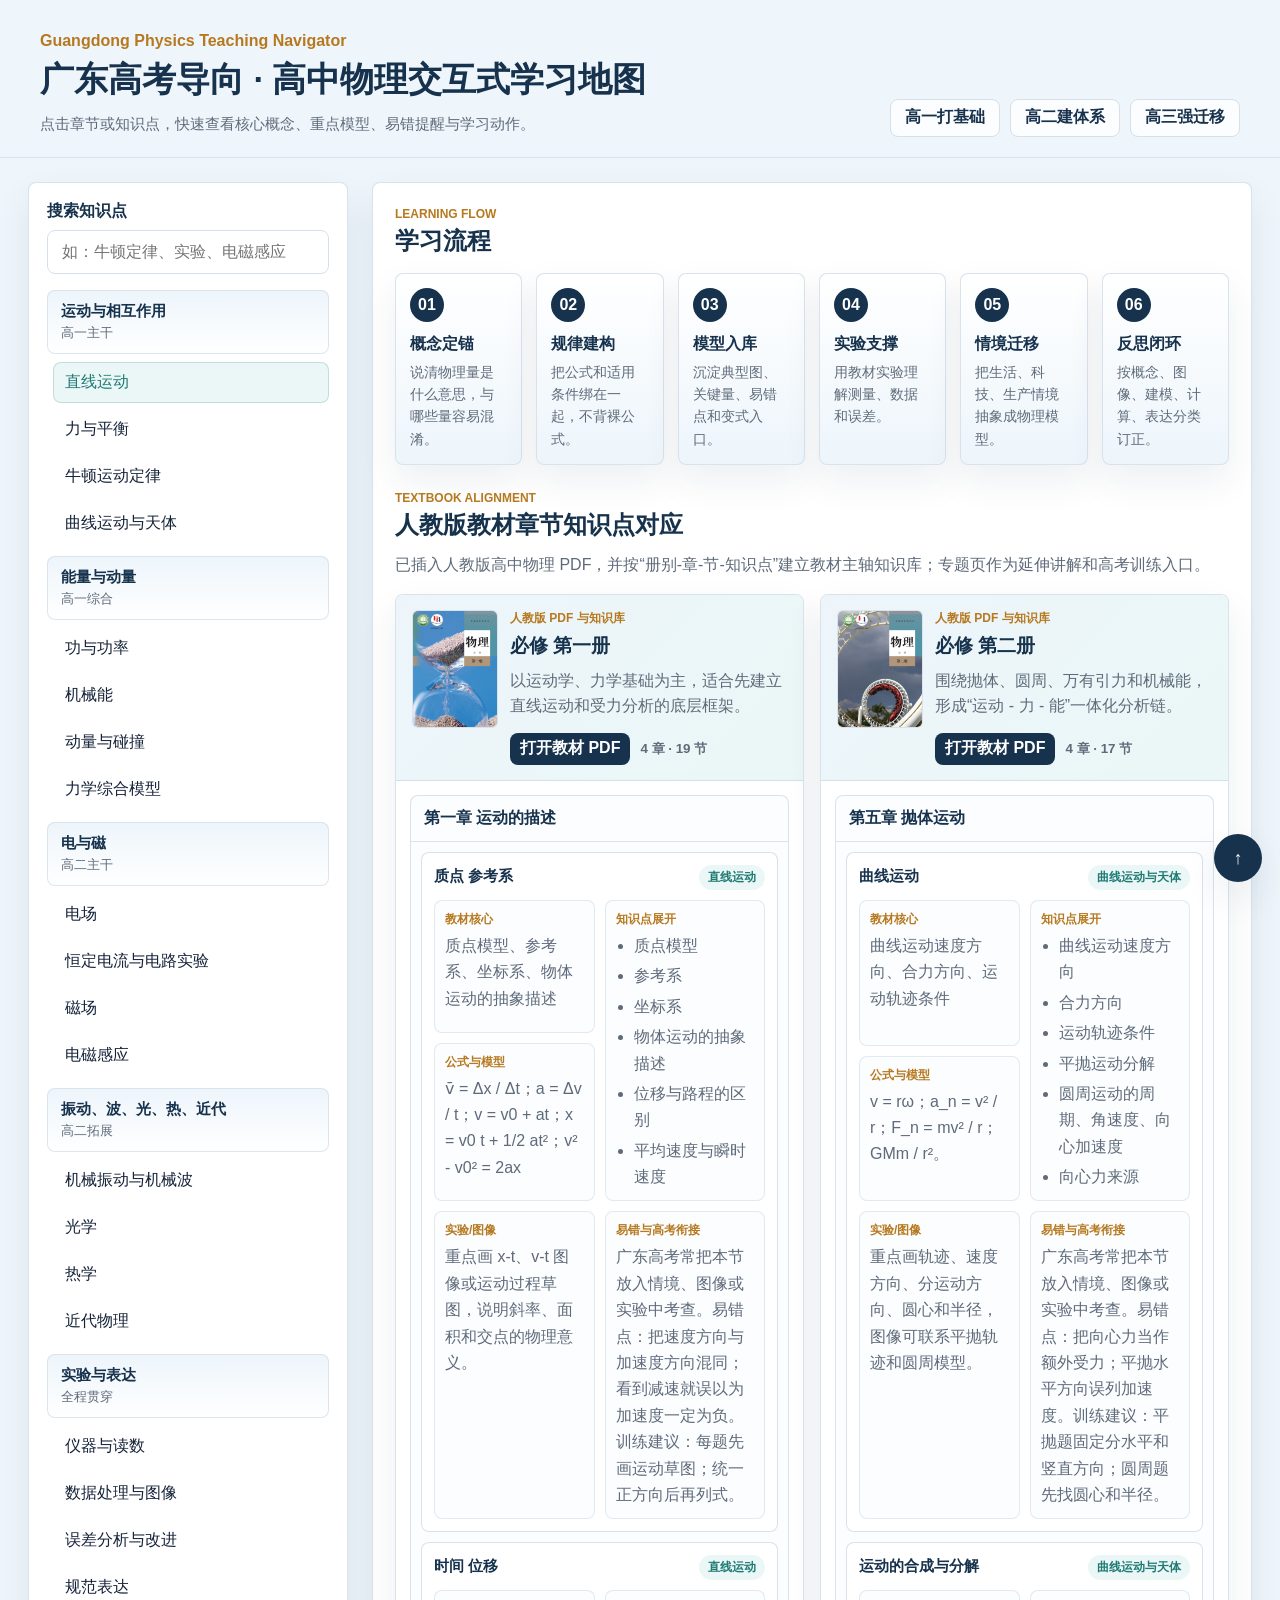
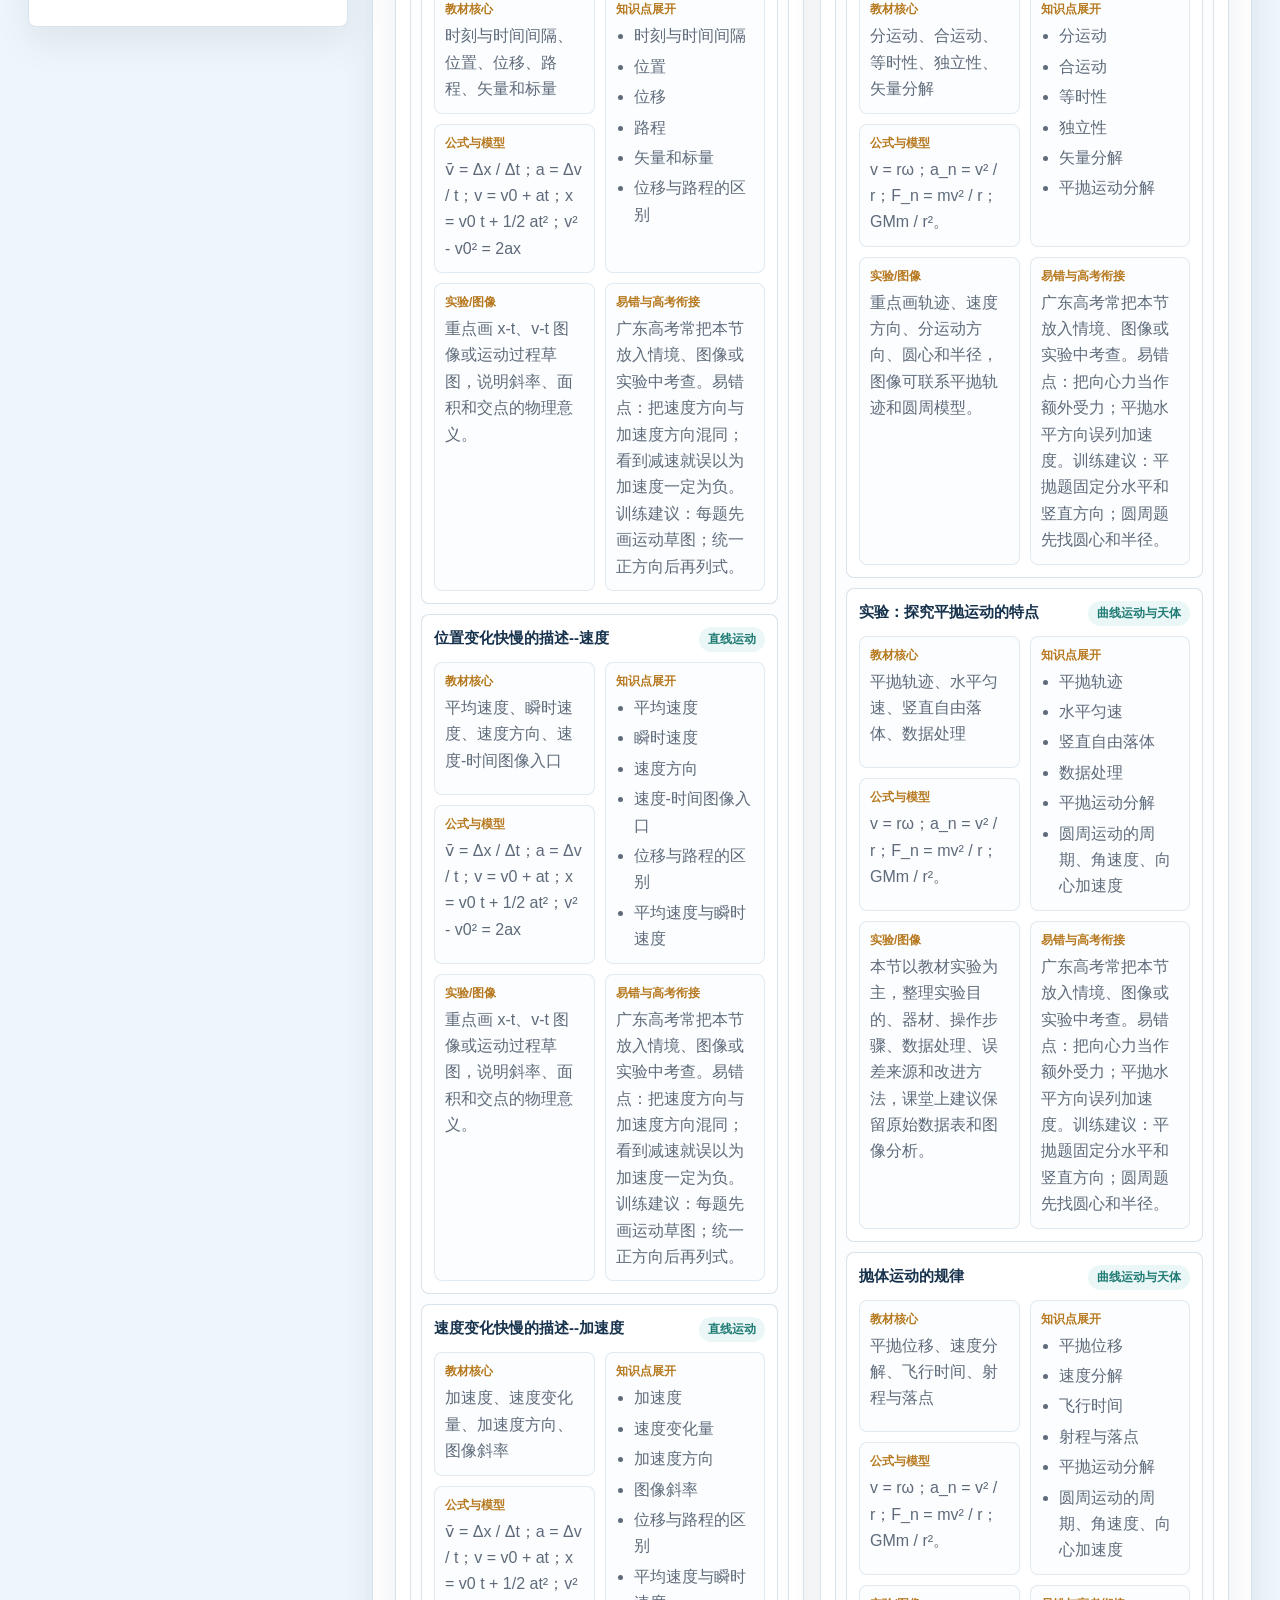
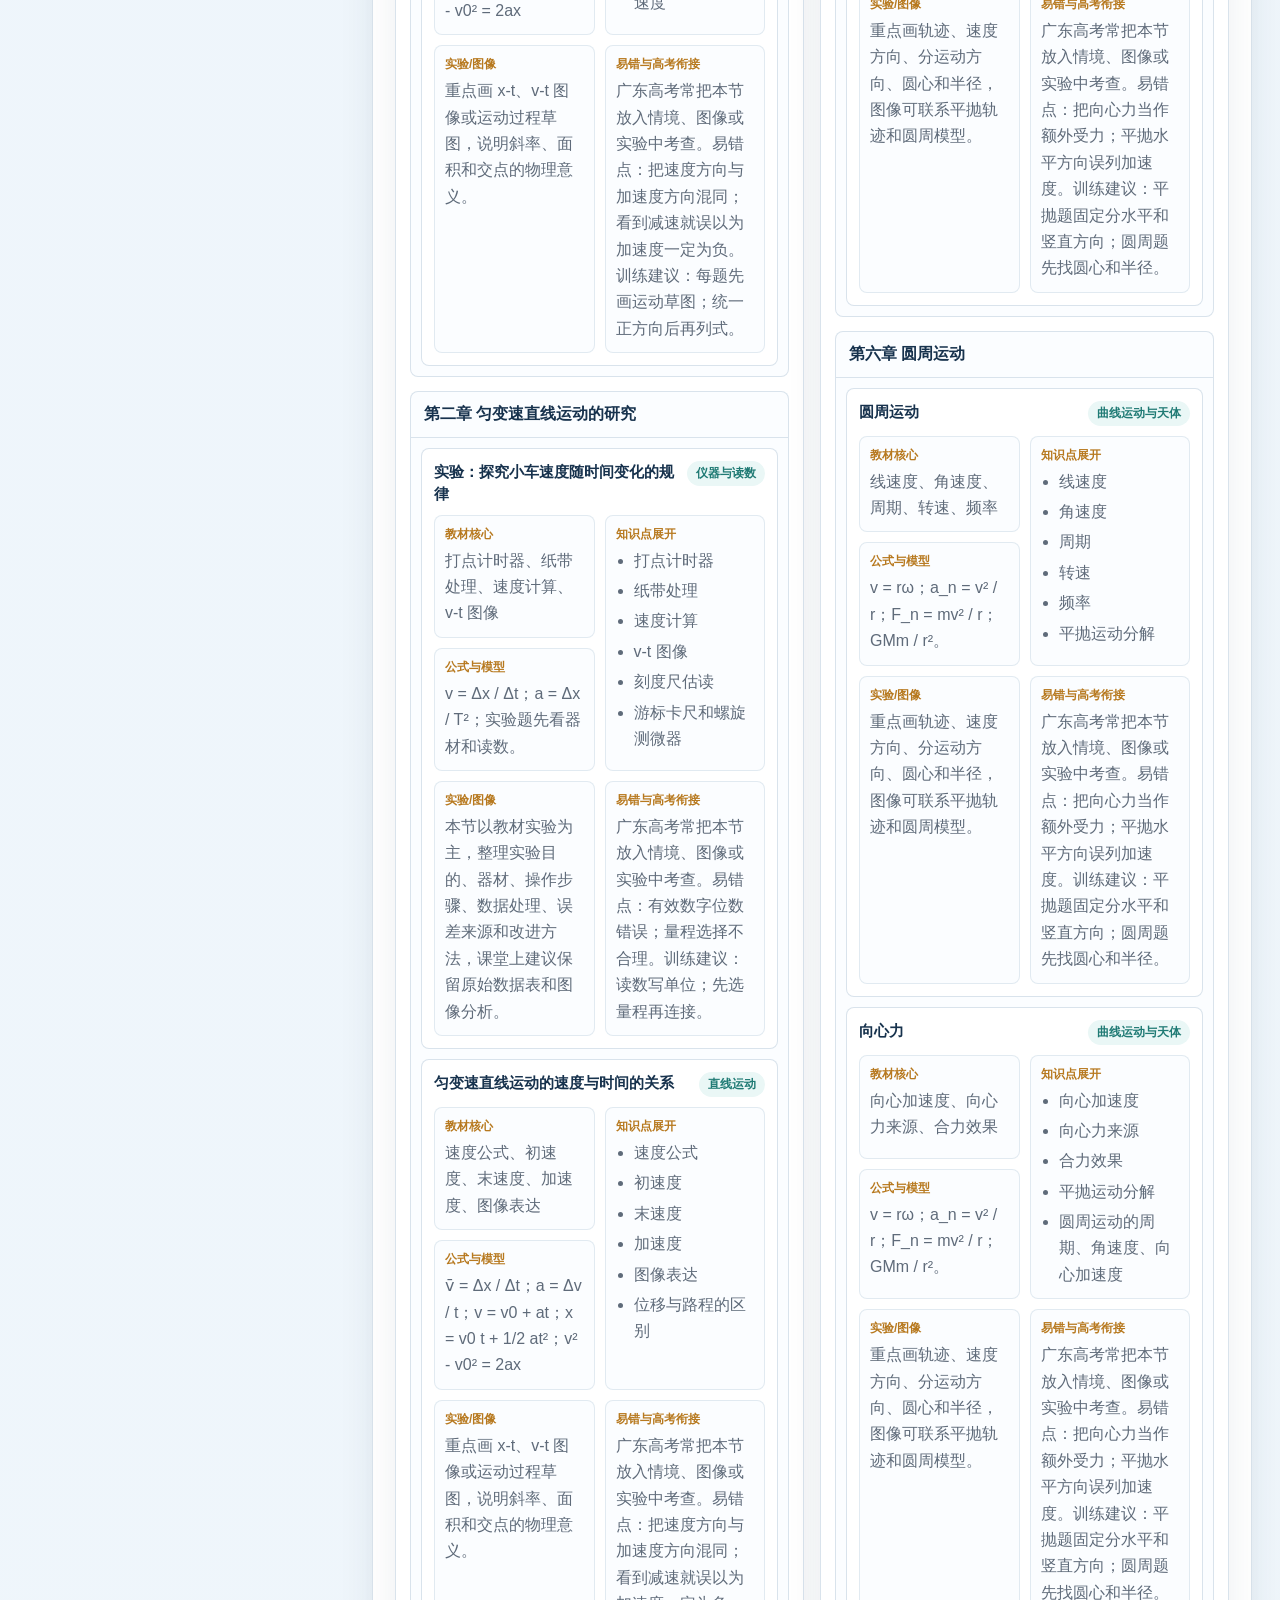
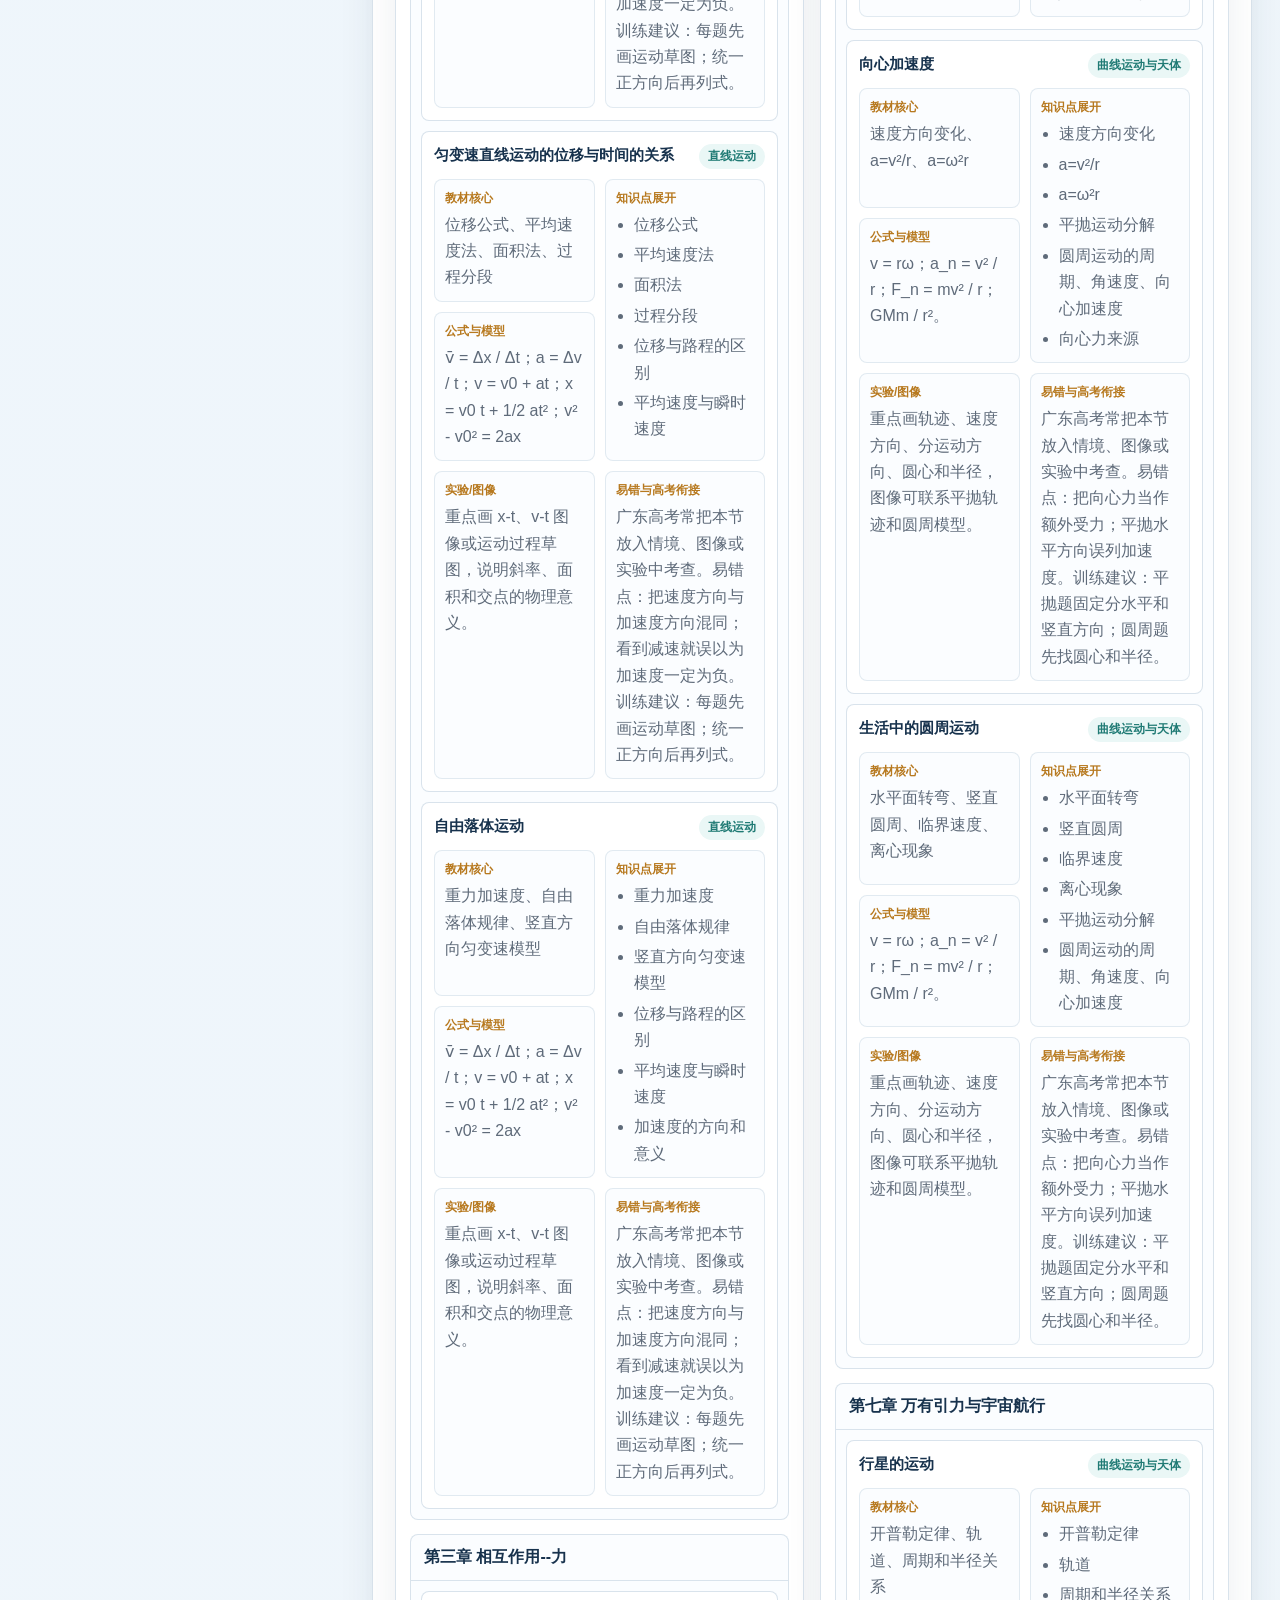
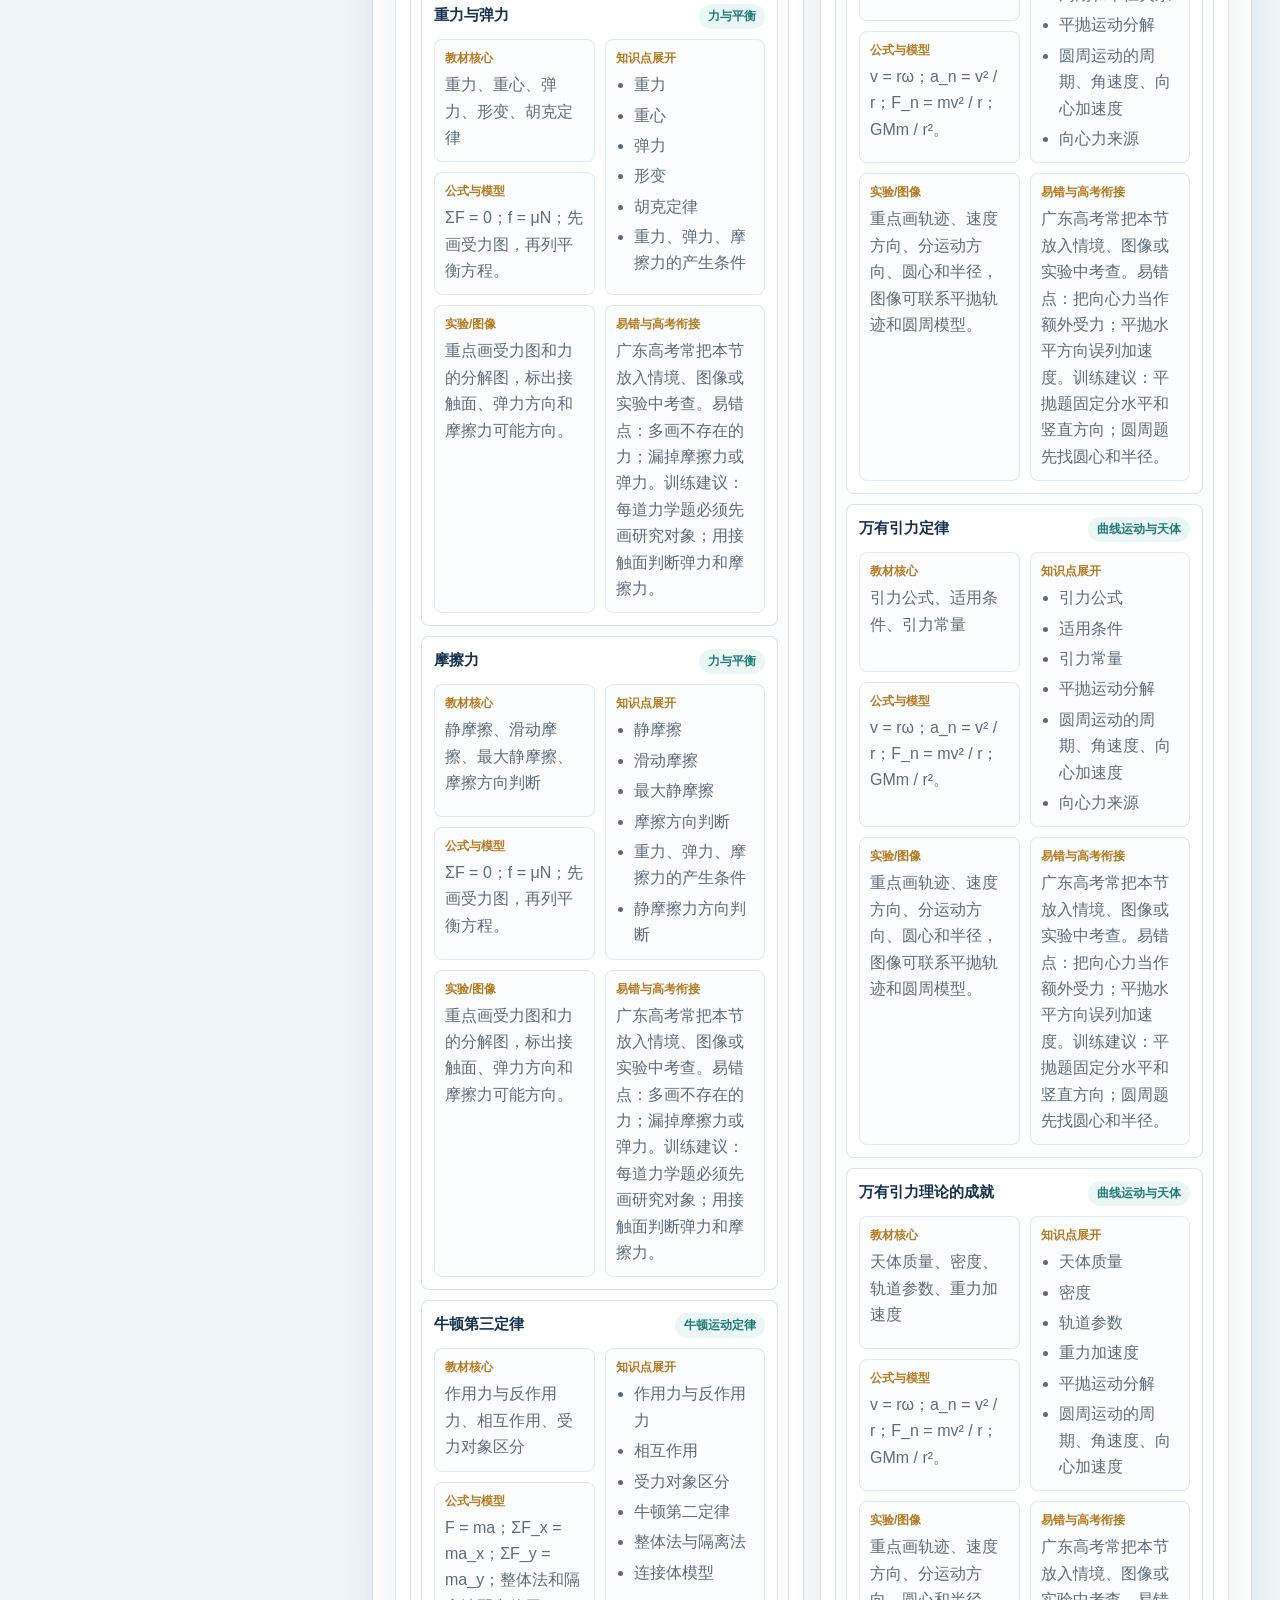
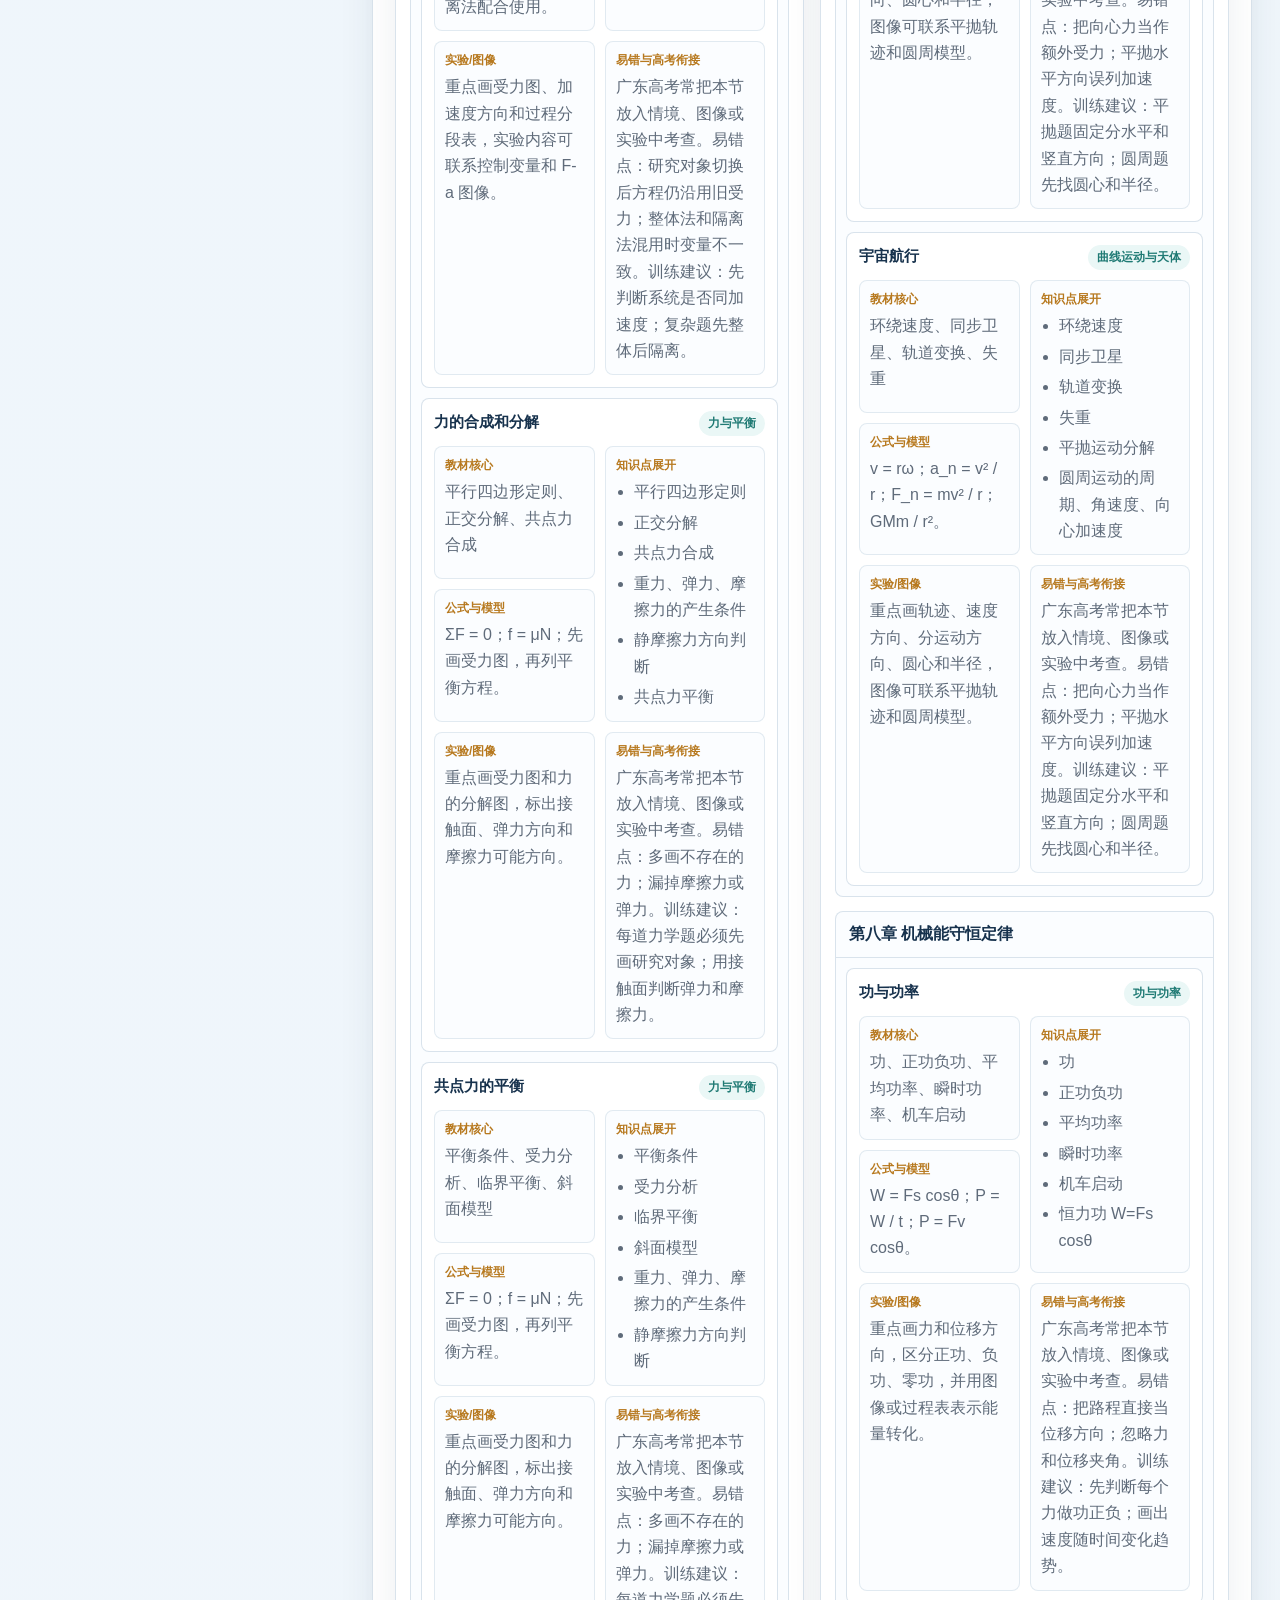
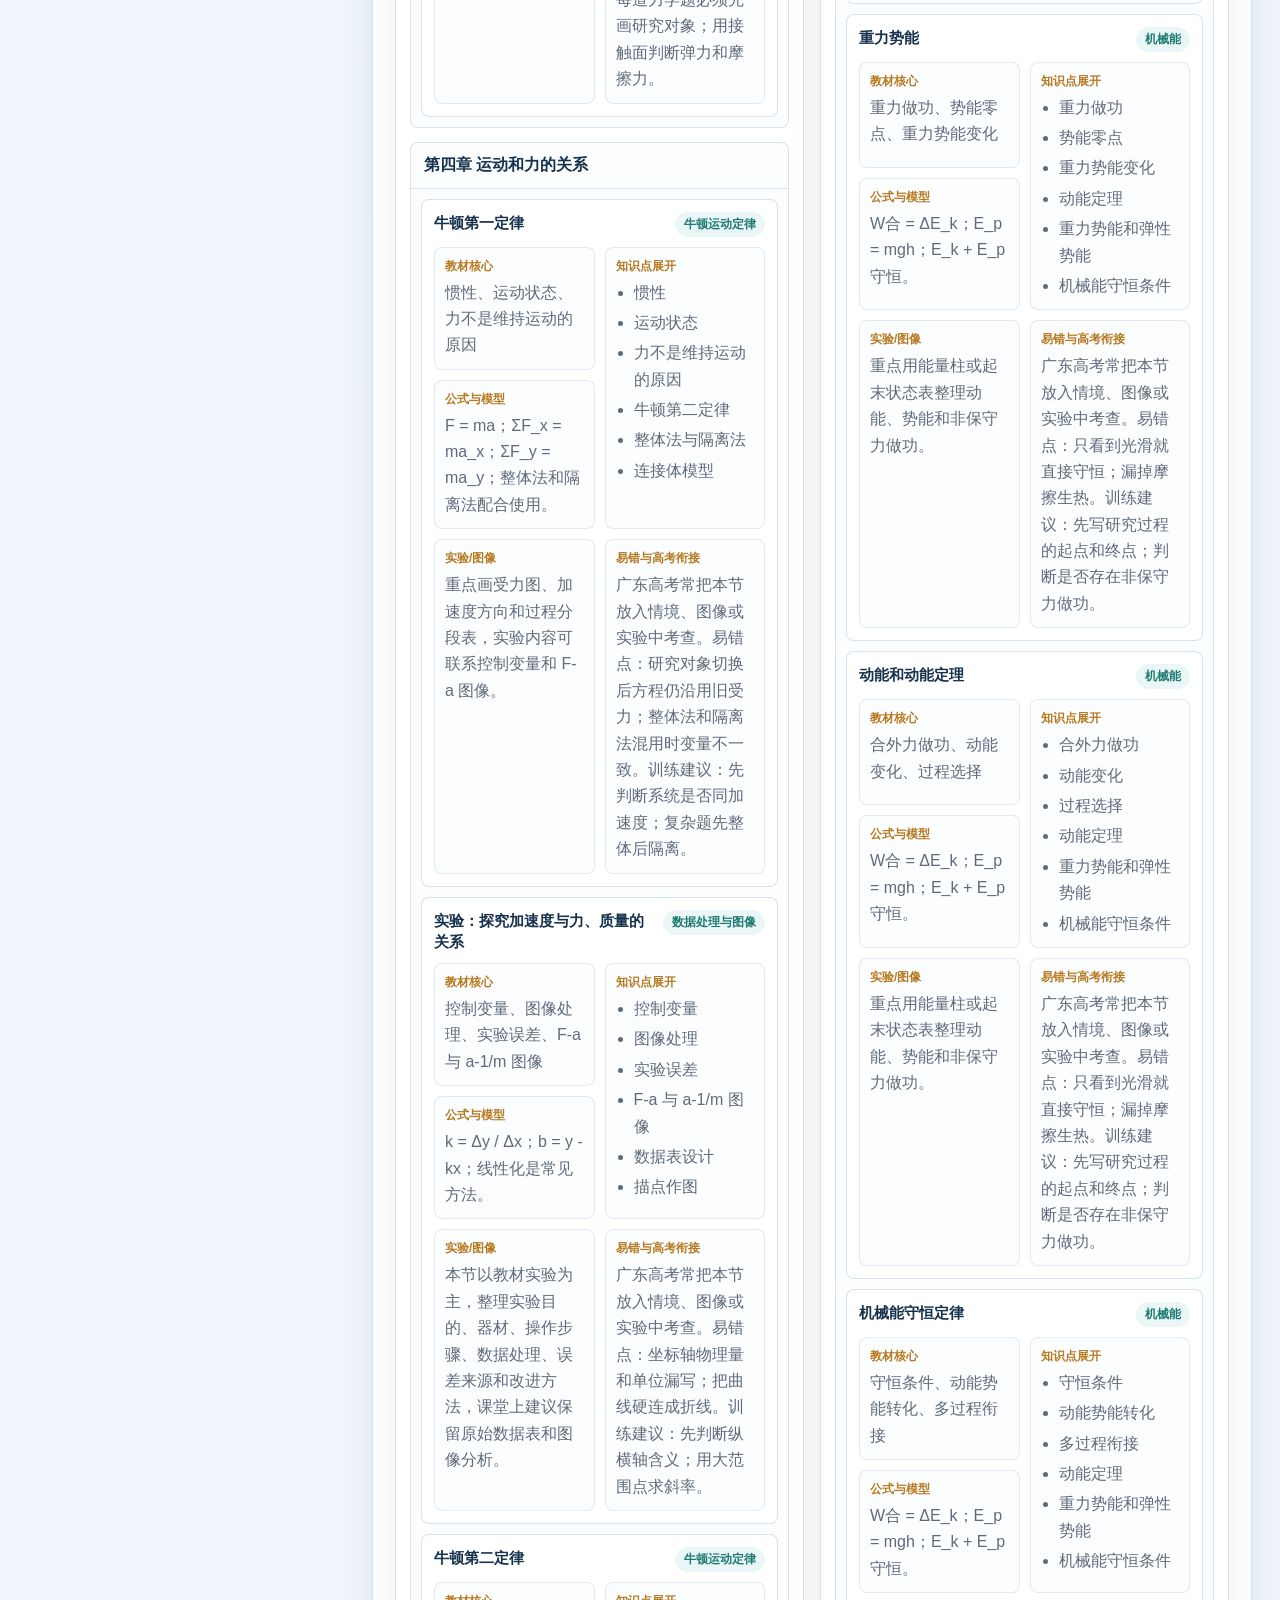
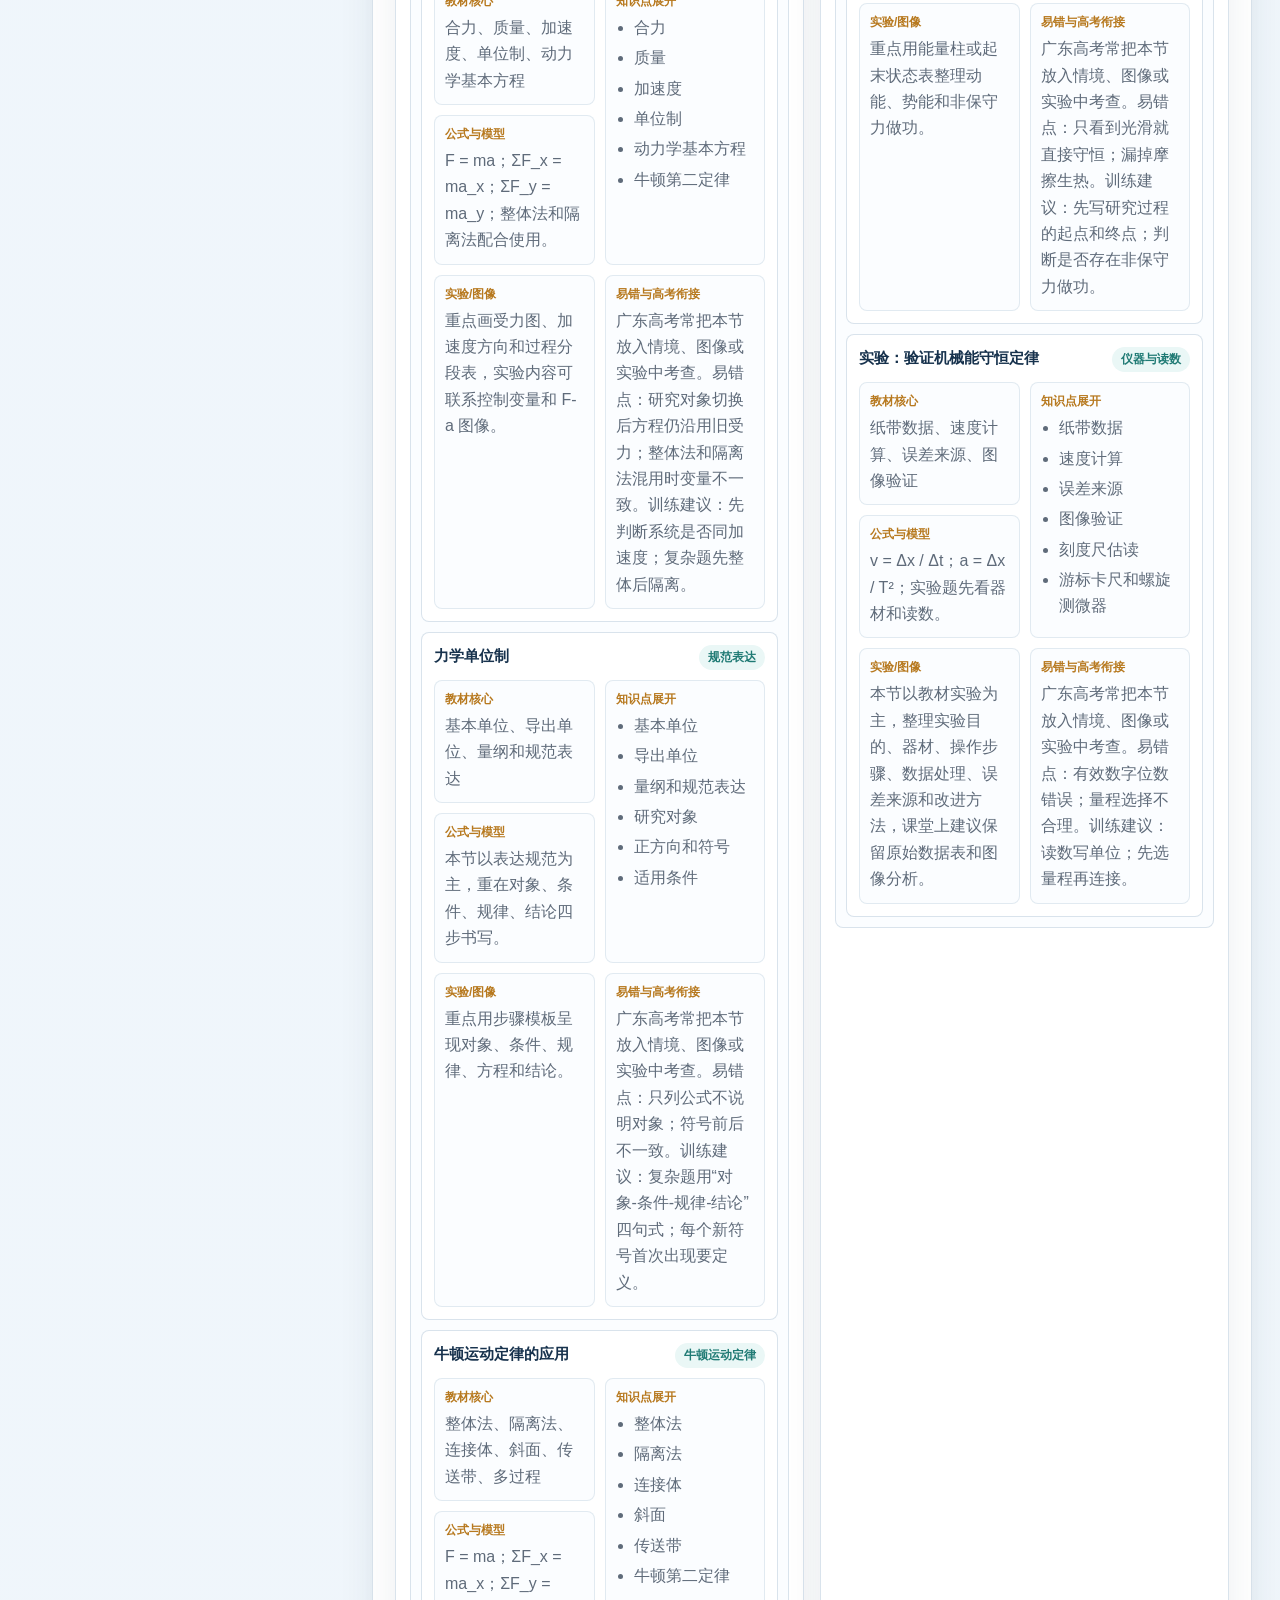
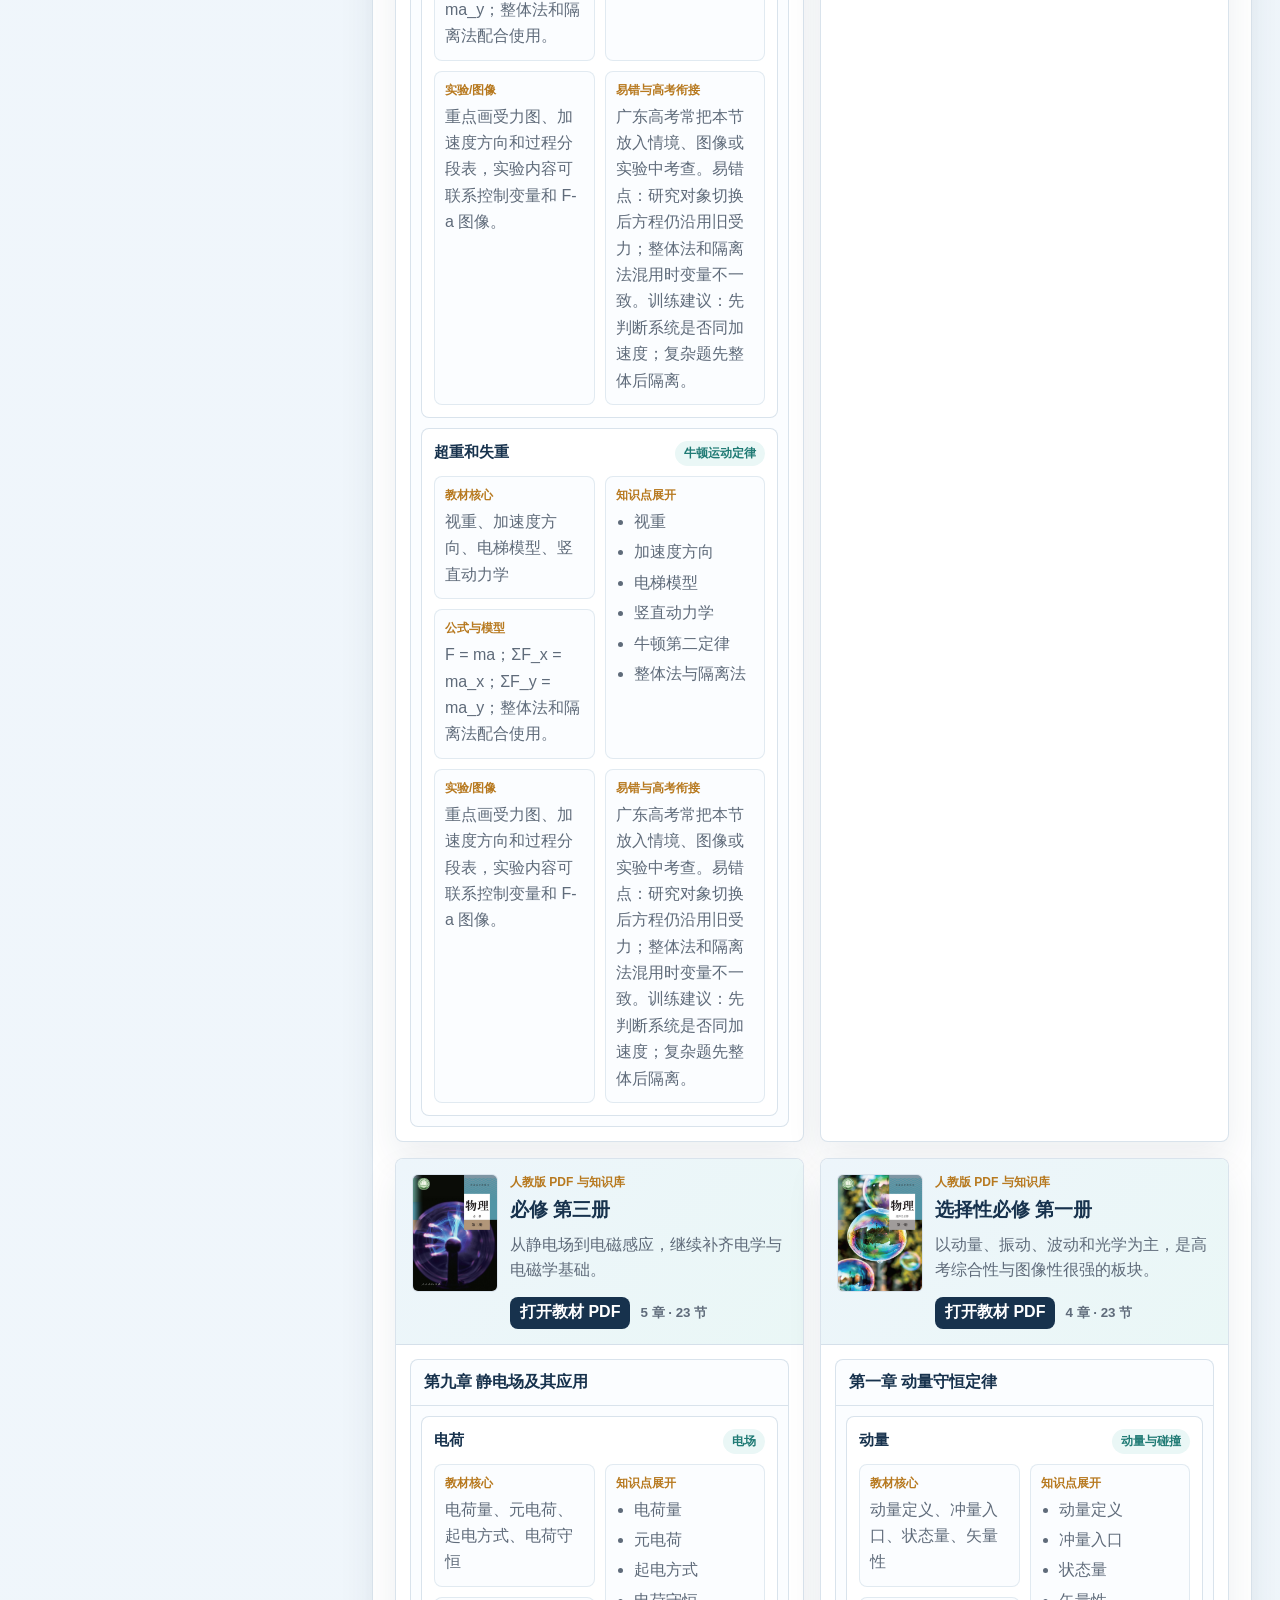
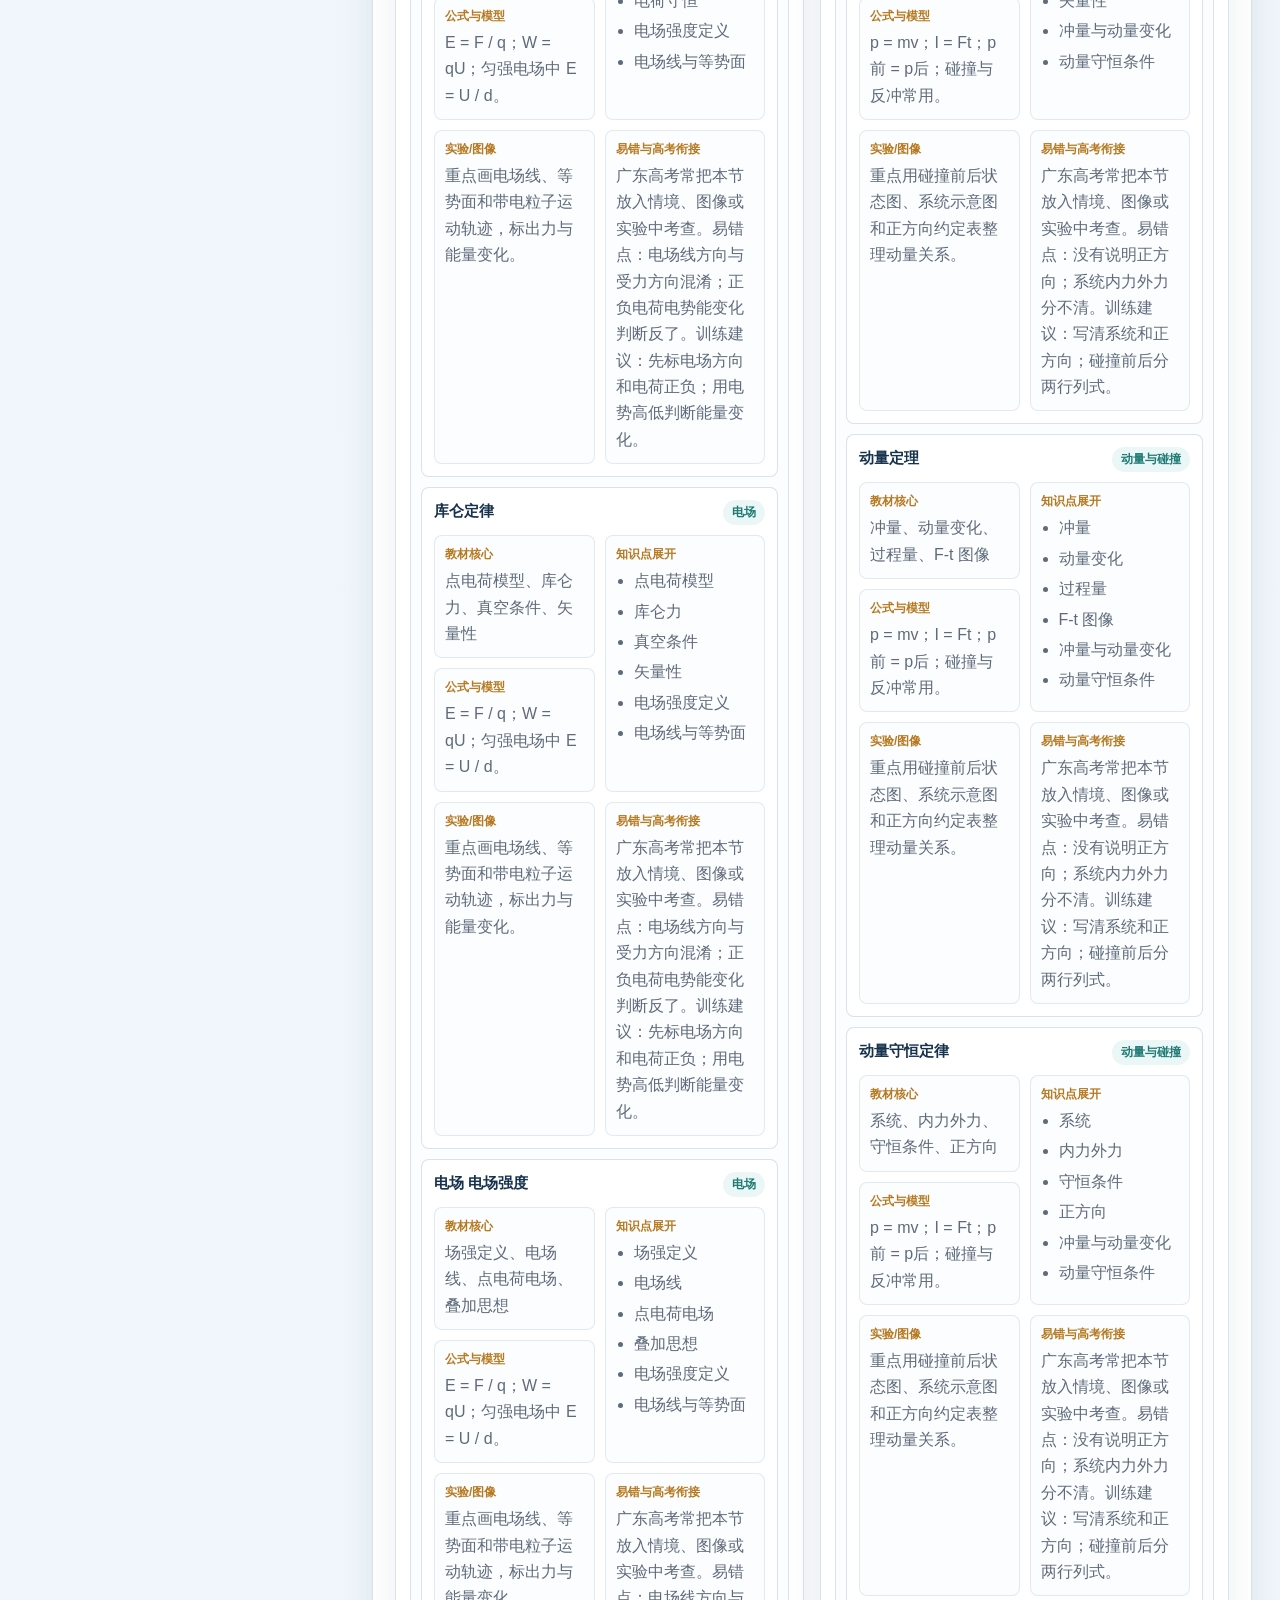
<file: index.html>
<!doctype html>
<html lang="zh-CN">
  <head>
    <meta charset="utf-8" />
    <meta name="viewport" content="width=device-width, initial-scale=1" />
    <title>广东高考导向 · 高中物理交互式学习地图</title>
    <link rel="stylesheet" href="./styles.css" />
  </head>
  <body>
    <header class="app-header">
      <div class="header-copy">
        <p class="eyebrow">Guangdong Physics Teaching Navigator</p>
        <h1>广东高考导向 · 高中物理交互式学习地图</h1>
        <p class="subtitle">点击章节或知识点，快速查看核心概念、重点模型、易错提醒与学习动作。</p>
      </div>
      <div class="header-panel" aria-label="学习阶段概览">
        <span>高一打基础</span>
        <span>高二建体系</span>
        <span>高三强迁移</span>
      </div>
    </header>

    <main class="app-shell">
      <aside class="sidebar" aria-label="章节导航">
        <div class="search-wrap">
          <label for="searchInput">搜索知识点</label>
          <input id="searchInput" type="search" placeholder="如：牛顿定律、实验、电磁感应" />
        </div>
        <nav id="chapterNav" class="chapter-nav"></nav>
      </aside>

      <section class="content">
        <section class="learning-path" aria-label="学习流程">
          <div class="section-heading">
            <p>Learning Flow</p>
            <h2>学习流程</h2>
          </div>
          <div id="flowTrack" class="flow-track"></div>
        </section>

        <section class="textbook-alignment" aria-label="人教版教材章节知识点对应">
          <div class="section-heading">
            <p>Textbook Alignment</p>
          <h2>人教版教材章节知识点对应</h2>
          </div>
          <p class="alignment-note">
            已插入人教版高中物理 PDF，并按“册别-章-节-知识点”建立教材主轴知识库；专题页作为延伸讲解和高考训练入口。
          </p>
          <div id="textbookMatrix" class="textbook-matrix"></div>
        </section>

        <section class="map-layout">
          <div class="knowledge-column">
            <div class="section-heading">
              <p>Knowledge Map</p>
              <h2>章节知识地图</h2>
            </div>
            <div id="knowledgeGrid" class="knowledge-grid"></div>
          </div>

          <aside class="detail-panel" aria-live="polite">
            <div class="detail-kicker" id="detailChapter">章节</div>
            <h2 id="detailTitle">请选择一个知识点</h2>
            <p id="detailSummary">从左侧章节或中间知识卡片点击任意知识点，这里会展开对应的核心、重点、易错点和训练动作。</p>

            <div class="detail-block">
              <h3>核心</h3>
              <p id="detailCore">等待选择。</p>
            </div>
            <div class="detail-block">
              <h3>重点知识点</h3>
              <ul id="detailKeyPoints"></ul>
            </div>
            <div class="detail-block">
              <h3>易错提醒</h3>
              <ul id="detailWarnings"></ul>
            </div>
            <div class="detail-block">
              <h3>学习动作</h3>
              <ul id="detailActions"></ul>
            </div>
          </aside>
        </section>
      </section>
    </main>

    <button id="backTop" class="back-top" type="button" aria-label="回到顶部">↑</button>

    <script src="./app.js"></script>
  </body>
</html>
</file>
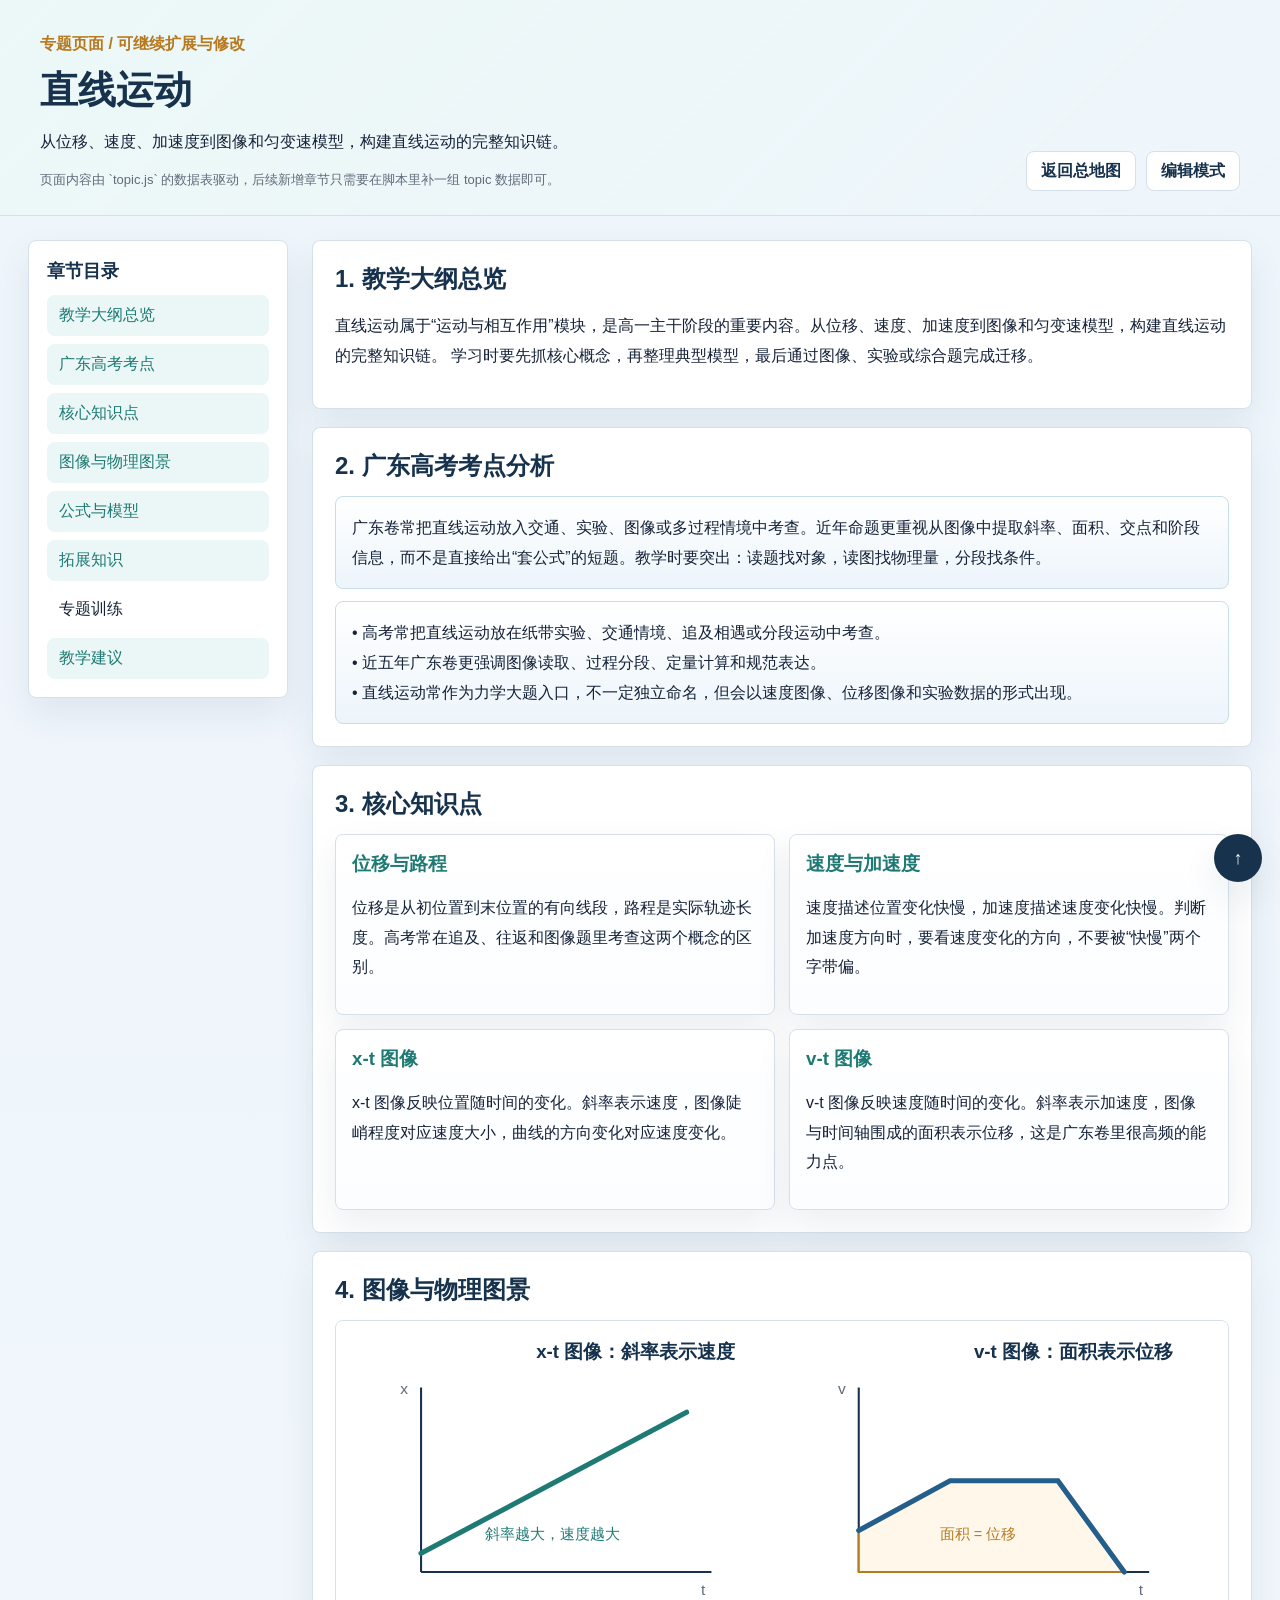
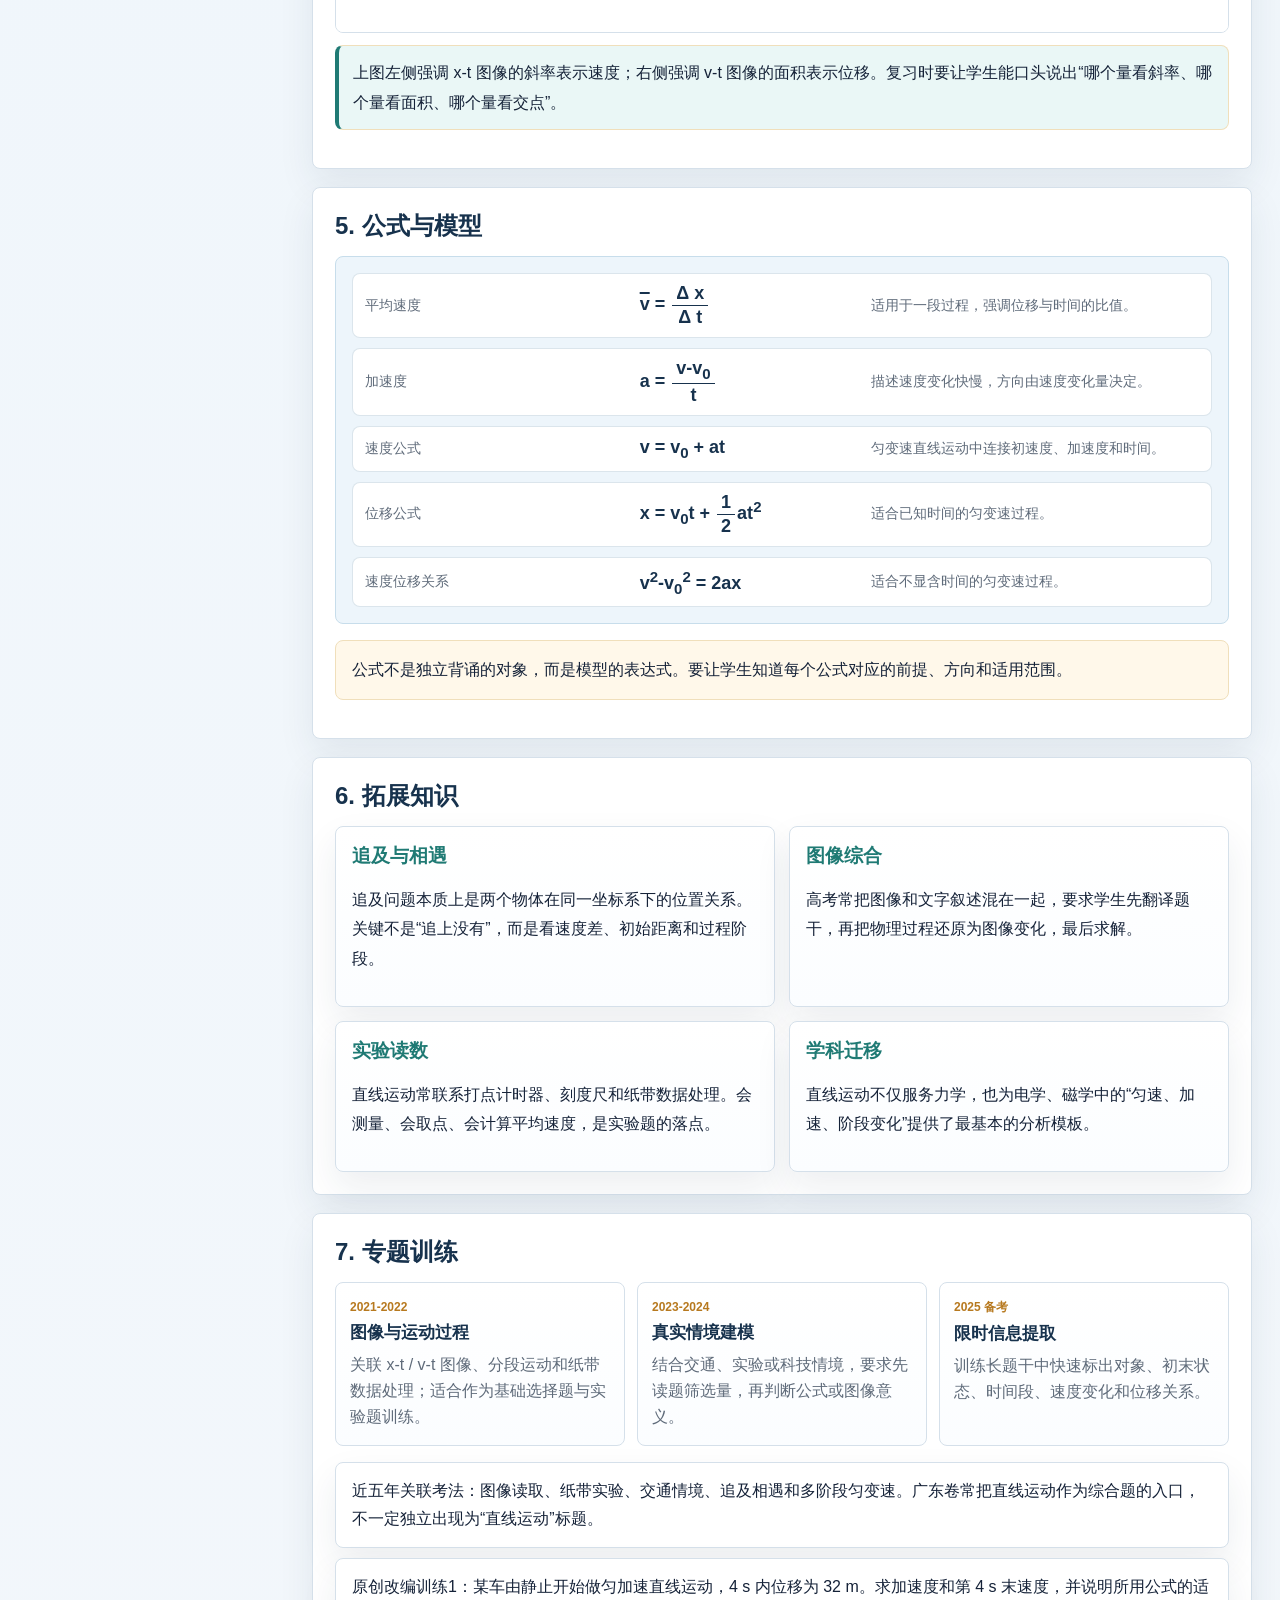
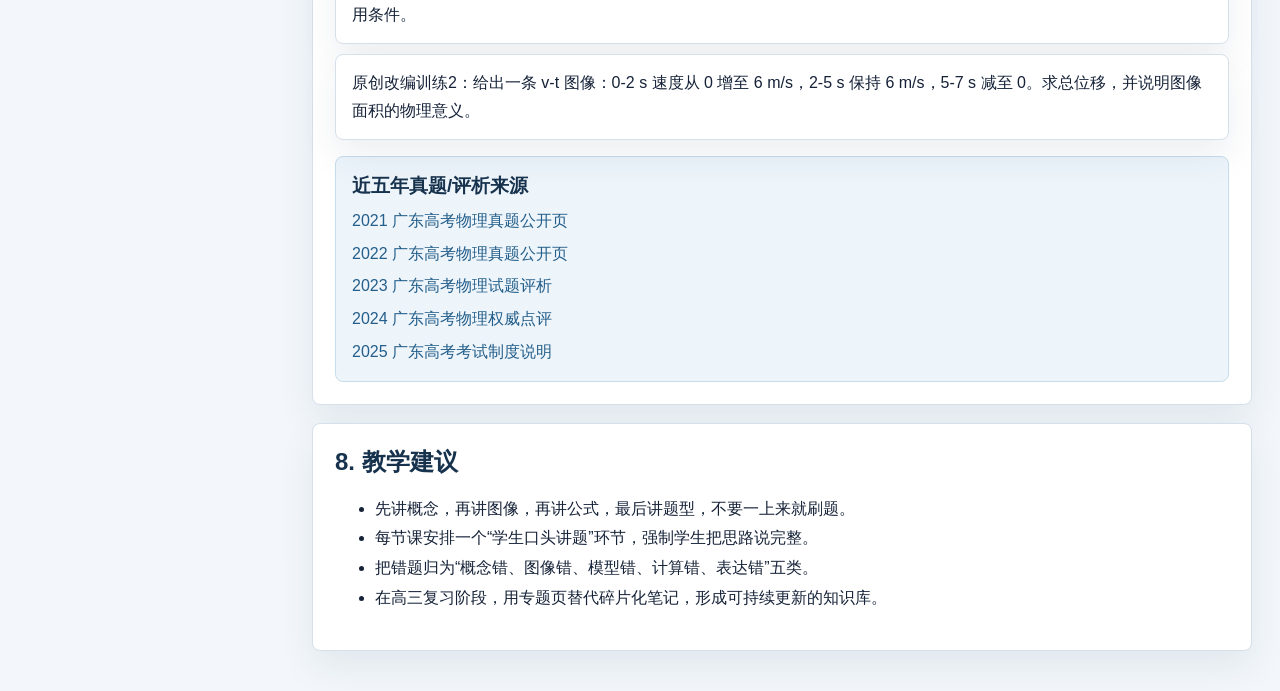
<file: topic.html>
<!doctype html>
<html lang="zh-CN">
  <head>
    <meta charset="utf-8" />
    <meta name="viewport" content="width=device-width, initial-scale=1" />
    <title>高中物理专题页</title>
    <link rel="stylesheet" href="./styles.css" />
    <link rel="stylesheet" href="./topic.css" />
  </head>
  <body>
    <header class="topic-hero">
      <div>
        <p class="eyebrow">专题页面 / 可继续扩展与修改</p>
        <h1 id="topicTitle">专题知识页</h1>
        <p id="topicLead">从章节大纲到知识展开，再到可编辑内容块，形成一个可以持续扩展的学习页面模板。</p>
        <p class="topic-note">页面内容由 `topic.js` 的数据表驱动，后续新增章节只需要在脚本里补一组 topic 数据即可。</p>
      </div>
      <div class="topic-actions">
        <a class="topic-back" href="./index.html">返回总地图</a>
        <button class="topic-back" id="editToggle" type="button">编辑模式</button>
      </div>
    </header>

    <main class="topic-shell">
      <aside class="topic-sidebar">
        <div class="sticky-panel">
          <h2>章节目录</h2>
          <nav id="topicNav"></nav>
        </div>
      </aside>

      <section class="topic-content">
        <section class="topic-card" id="overview">
          <h2>1. 教学大纲总览</h2>
          <p class="editable" data-key="overview">
            这里将自动加载对应专题的总纲内容。你可以在脚本中继续扩展不同章节的知识脉络、拓展知识和专题训练，
            这个页面已经预留了可编辑文本块、目录导航和本地保存能力，适合后续持续维护。
          </p>
        </section>

        <section class="topic-card" id="gaokao">
          <h2>2. 广东高考考点分析</h2>
          <div class="exam-panel editable" data-key="gaokaoFocus">
            这里将自动加载广东高考考点分析，包括近五年命题倾向、常见设问方式和备考提醒。
          </div>
          <div class="exam-panel editable" data-key="gaokaoBullets" style="margin-top: 12px;">
            • 这里将自动加载该专题在广东高考中的高频考点与设问方式。<br />
            • 建议在编辑模式中继续补充近五年真题对应的题型关键词。<br />
            • 这里保留为可修改文本，适合后续逐章扩展。
          </div>
        </section>

        <section class="topic-card" id="core">
          <h2>3. 核心知识点</h2>
          <div class="grid-2">
            <article class="mini-card">
              <h3 id="core1Title">位移与路程</h3>
              <p class="editable" data-key="displacement">
                位移是从初位置到末位置的有向线段，路程是实际轨迹长度。高考常在追及、往返和图像题里考查这两个概念的区别。
              </p>
            </article>
            <article class="mini-card">
              <h3 id="core2Title">速度与加速度</h3>
              <p class="editable" data-key="velocity">
                速度描述位置变化快慢，加速度描述速度变化快慢。判断加速度方向时，要看速度变化的方向，不要被“快慢”两个字带偏。
              </p>
            </article>
            <article class="mini-card">
              <h3 id="core3Title">x-t 图像</h3>
              <p class="editable" data-key="xt">
                x-t 图像反映位置随时间的变化。斜率表示速度，图像陡峭程度对应速度大小，曲线的方向变化对应速度变化。
              </p>
            </article>
            <article class="mini-card">
              <h3 id="core4Title">v-t 图像</h3>
              <p class="editable" data-key="vt">
                v-t 图像反映速度随时间的变化。斜率表示加速度，图像与时间轴围成的面积表示位移，这是广东卷里很高频的能力点。
              </p>
            </article>
          </div>
        </section>

        <section class="topic-card" id="visual">
          <h2>4. 图像与物理图景</h2>
          <div id="visualFigure" class="visual-figure" aria-label="专题图像示意"></div>
          <p class="note editable" data-key="visualCaption">
            这里将自动加载与本专题相关的图像、示意图或过程图，帮助学生把文字、图像和模型对应起来。
          </p>
        </section>

        <section class="topic-card" id="formula">
          <h2>5. 公式与模型</h2>
          <div class="formula-box editable" data-key="formulaBox"></div>
          <p class="note editable" data-key="formulaNote">
            公式不是独立背诵的对象，而是模型的表达式。要让学生知道每个公式对应的前提、方向和适用范围。
          </p>
        </section>

        <section class="topic-card" id="extension">
          <h2>6. 拓展知识</h2>
          <div class="grid-2">
            <article class="mini-card">
              <h3 id="ext1Title">追及与相遇</h3>
              <p class="editable" data-key="chase">
                追及问题本质上是两个物体在同一坐标系下的位置关系。关键不是“追上没有”，而是看速度差、初始距离和过程阶段。
              </p>
            </article>
            <article class="mini-card">
              <h3 id="ext2Title">图像综合</h3>
              <p class="editable" data-key="graph">
                高考常把图像和文字叙述混在一起，要求学生先翻译题干，再把物理过程还原为图像变化，最后求解。
              </p>
            </article>
            <article class="mini-card">
              <h3 id="ext3Title">实验读数</h3>
              <p class="editable" data-key="experiment">
                直线运动常联系打点计时器、刻度尺和纸带数据处理。会测量、会取点、会计算平均速度，是实验题的落点。
              </p>
            </article>
            <article class="mini-card">
              <h3 id="ext4Title">学科迁移</h3>
              <p class="editable" data-key="migration">
                直线运动不仅服务力学，也为电学、磁学中的“匀速、加速、阶段变化”提供了最基本的分析模板。
              </p>
            </article>
          </div>
        </section>

        <section class="topic-card" id="practice">
          <h2>7. 专题训练</h2>
          <div class="training-grid" id="trainingGrid"></div>
          <div class="practice-list">
            <article class="practice-item editable" data-key="practice1">
              题型1：直线运动图像判断。先判断图像类型，再读斜率和面积，最后判断物理量含义。
            </article>
            <article class="practice-item editable" data-key="practice2">
              题型2：匀变速公式综合。题目中若出现“初速度、末速度、位移、时间”四个量，优先考虑速度公式与位移公式联立。
            </article>
            <article class="practice-item editable" data-key="practice3">
              题型3：追及相遇。先统一参考系，再用位置函数比较，最后判断临界点。
            </article>
          </div>
          <div class="source-box">
            <h3>近五年真题/评析来源</h3>
            <div id="sourceLinks"></div>
          </div>
        </section>

        <section class="topic-card" id="teach">
          <h2>8. 教学建议</h2>
          <ul>
            <li class="editable" data-key="teach1">先讲概念，再讲图像，再讲公式，最后讲题型，不要一上来就刷题。</li>
            <li class="editable" data-key="teach2">每节课安排一个“学生口头讲题”环节，强制学生把思路说完整。</li>
            <li class="editable" data-key="teach3">把错题归为“概念错、图像错、模型错、计算错、表达错”五类。</li>
            <li class="editable" data-key="teach4">在高三复习阶段，用专题页替代碎片化笔记，形成可持续更新的知识库。</li>
          </ul>
        </section>
      </section>
    </main>

    <button id="backTop" class="back-top" type="button" aria-label="回到顶部">↑</button>

    <script src="./topic.js"></script>
  </body>
</html>
</file>
<file: styles.css>
:root {
  --bg: #f3f7fb;
  --panel: #ffffff;
  --ink: #152238;
  --muted: #5f6b7a;
  --blue: #245e8a;
  --blue-deep: #17324d;
  --teal: #1f7a74;
  --gold: #b7791f;
  --line: #d5e0ea;
  --soft-blue: #edf5fb;
  --soft-teal: #eaf7f6;
  --soft-gold: #fff8ea;
  --shadow: 0 16px 36px rgba(23, 50, 77, 0.08);
}

* {
  box-sizing: border-box;
}

html {
  scroll-behavior: smooth;
}

body {
  margin: 0;
  font-family: "Microsoft YaHei", "PingFang SC", sans-serif;
  color: var(--ink);
  background:
    linear-gradient(180deg, rgba(237, 245, 251, 0.8), rgba(243, 247, 251, 1)),
    var(--bg);
}

button,
input {
  font: inherit;
}

.app-header {
  display: flex;
  justify-content: space-between;
  gap: 24px;
  align-items: flex-end;
  padding: 32px 40px 20px;
  border-bottom: 1px solid rgba(213, 224, 234, 0.85);
}

.header-copy h1 {
  margin: 0;
  font-size: 34px;
  line-height: 1.15;
  letter-spacing: 0;
  color: var(--blue-deep);
}

.eyebrow {
  margin: 0 0 10px;
  color: var(--gold);
  font-weight: 700;
  letter-spacing: 0;
}

.subtitle {
  margin: 12px 0 0;
  max-width: 860px;
  color: var(--muted);
  font-size: 15px;
  line-height: 1.7;
}

.header-panel {
  display: flex;
  gap: 10px;
  flex-wrap: wrap;
  justify-content: flex-end;
}

.header-panel span {
  display: inline-flex;
  align-items: center;
  min-height: 38px;
  padding: 0 14px;
  border: 1px solid var(--line);
  border-radius: 8px;
  background: rgba(255, 255, 255, 0.84);
  color: var(--blue-deep);
  font-weight: 600;
}

.app-shell {
  display: grid;
  grid-template-columns: 320px minmax(0, 1fr);
  gap: 24px;
  padding: 24px 28px 36px;
}

.sidebar,
.content,
.detail-panel,
.chapter-block,
.flow-step {
  background: var(--panel);
  border: 1px solid rgba(213, 224, 234, 0.9);
  border-radius: 8px;
  box-shadow: var(--shadow);
}

.sidebar {
  position: sticky;
  top: 16px;
  align-self: start;
  padding: 18px;
}

.search-wrap label {
  display: block;
  margin-bottom: 8px;
  color: var(--blue-deep);
  font-weight: 700;
}

.search-wrap input {
  width: 100%;
  padding: 12px 14px;
  border: 1px solid var(--line);
  border-radius: 8px;
  color: var(--ink);
  background: #fff;
}

.search-wrap input:focus {
  outline: 2px solid rgba(36, 94, 138, 0.18);
  border-color: var(--blue);
}

.chapter-nav {
  margin-top: 16px;
  display: grid;
  gap: 12px;
}

.nav-section {
  display: grid;
  gap: 8px;
}

.nav-chapter {
  width: 100%;
  border: 0;
  border-radius: 8px;
  padding: 12px 14px;
  text-align: left;
  background: linear-gradient(180deg, var(--soft-blue), #fff);
  color: var(--blue-deep);
  box-shadow: inset 0 0 0 1px rgba(213, 224, 234, 0.8);
}

.nav-chapter span,
.nav-chapter small {
  display: block;
}

.nav-chapter span {
  font-size: 15px;
  font-weight: 700;
}

.nav-chapter small {
  margin-top: 3px;
  color: var(--muted);
}

.nav-points {
  display: grid;
  gap: 6px;
  padding-left: 6px;
}

.nav-point {
  width: 100%;
  border: 1px solid transparent;
  border-radius: 8px;
  padding: 9px 11px;
  text-align: left;
  background: transparent;
  color: var(--ink);
}

.nav-link {
  display: block;
  text-decoration: none;
}

.nav-point:hover,
.nav-point.is-active {
  background: var(--soft-teal);
  border-color: rgba(31, 122, 116, 0.2);
  color: var(--teal);
}

.empty,
.no-results {
  margin: 0;
  color: var(--muted);
  font-size: 14px;
}

.content {
  padding: 20px;
}

.section-heading p {
  margin: 0;
  color: var(--gold);
  font-size: 12px;
  font-weight: 700;
  text-transform: uppercase;
}

.section-heading h2 {
  margin: 4px 0 0;
  color: var(--blue-deep);
  font-size: 24px;
}

.learning-path {
  margin-bottom: 22px;
  padding: 4px 2px 0;
}

.textbook-alignment {
  margin-bottom: 22px;
  padding: 4px 2px 0;
}

.alignment-note {
  margin: 10px 0 16px;
  color: var(--muted);
  line-height: 1.7;
}

.textbook-matrix {
  display: grid;
  grid-template-columns: repeat(2, minmax(0, 1fr));
  gap: 16px;
}

.book-card {
  overflow: hidden;
  border: 1px solid rgba(213, 224, 234, 0.9);
  border-radius: 8px;
  background: #fff;
  box-shadow: var(--shadow);
}

.book-card-head {
  display: flex;
  align-items: stretch;
  gap: 12px;
  padding: 15px 16px;
  background: linear-gradient(135deg, var(--soft-blue), var(--soft-teal));
  border-bottom: 1px solid var(--line);
}

.book-card-head img {
  width: 86px;
  min-width: 86px;
  height: 118px;
  object-fit: cover;
  border-radius: 6px;
  border: 1px solid rgba(213, 224, 234, 0.9);
  background: #fff;
}

.book-head-copy {
  min-width: 0;
  display: grid;
  align-content: start;
  gap: 2px;
}

.book-card-head span {
  display: block;
  color: var(--gold);
  font-size: 12px;
  font-weight: 700;
}

.book-card-head h3 {
  margin: 4px 0 0;
  color: var(--blue-deep);
  font-size: 19px;
}

.book-card-head p {
  margin: 8px 0 0;
  color: var(--muted);
  line-height: 1.55;
}

.book-actions {
  display: flex;
  flex-wrap: wrap;
  align-items: center;
  gap: 10px;
  margin-top: 12px;
}

.book-actions a {
  display: inline-flex;
  align-items: center;
  min-height: 32px;
  padding: 0 10px;
  border-radius: 8px;
  color: #fff;
  background: var(--blue-deep);
  text-decoration: none;
  font-weight: 700;
}

.book-actions small {
  color: var(--muted);
  font-weight: 700;
  white-space: nowrap;
}

.book-chapters {
  display: grid;
  gap: 14px;
  padding: 14px;
}

.textbook-chapter {
  border: 1px solid rgba(213, 224, 234, 0.9);
  border-radius: 8px;
  background: #fbfdff;
}

.textbook-chapter h4 {
  margin: 0;
  padding: 12px 13px;
  color: var(--blue-deep);
  font-size: 16px;
  border-bottom: 1px solid rgba(213, 224, 234, 0.9);
}

.lesson-list {
  display: grid;
  gap: 10px;
  padding: 10px;
}

.lesson-card {
  padding: 12px;
  border: 1px solid rgba(213, 224, 234, 0.9);
  border-radius: 8px;
  background: #fff;
}

.lesson-topline {
  display: flex;
  justify-content: space-between;
  gap: 12px;
  align-items: flex-start;
  margin-bottom: 10px;
}

.lesson-topline h5 {
  margin: 0;
  color: var(--blue-deep);
  font-size: 15px;
  line-height: 1.45;
}

.lesson-topline a {
  padding: 4px 9px;
  border-radius: 999px;
  color: var(--teal);
  background: var(--soft-teal);
  text-decoration: none;
  font-size: 12px;
  font-weight: 700;
  white-space: nowrap;
}

.lesson-knowledge {
  display: grid;
  grid-template-columns: repeat(2, minmax(0, 1fr));
  gap: 10px;
}

.lesson-knowledge section {
  padding: 10px;
  border-radius: 8px;
  background: #fbfdff;
  border: 1px solid rgba(213, 224, 234, 0.65);
}

.lesson-knowledge section:nth-child(2) {
  grid-row: span 2;
}

.lesson-knowledge b {
  display: block;
  margin-bottom: 5px;
  color: var(--gold);
  font-size: 12px;
}

.lesson-knowledge p,
.lesson-knowledge ul {
  margin: 0;
  color: var(--muted);
  line-height: 1.65;
}

.lesson-knowledge ul {
  padding-left: 18px;
}

.lesson-knowledge li + li {
  margin-top: 4px;
}

.flow-track {
  display: grid;
  grid-template-columns: repeat(6, minmax(0, 1fr));
  gap: 14px;
  margin-top: 16px;
}

.flow-step {
  padding: 14px;
  border-radius: 8px;
  background: linear-gradient(180deg, #fff, var(--soft-blue));
}

.flow-step span {
  display: inline-flex;
  align-items: center;
  justify-content: center;
  width: 34px;
  height: 34px;
  border-radius: 999px;
  background: var(--blue-deep);
  color: #fff;
  font-weight: 700;
}

.flow-step h3 {
  margin: 12px 0 6px;
  font-size: 16px;
  color: var(--blue-deep);
}

.flow-step p {
  margin: 0;
  color: var(--muted);
  line-height: 1.6;
  font-size: 14px;
}

.map-layout {
  display: grid;
  grid-template-columns: minmax(0, 1fr) 360px;
  gap: 18px;
  align-items: start;
}

.knowledge-column {
  min-width: 0;
}

.chapter-block {
  margin-top: 16px;
  padding: 18px;
}

.chapter-title {
  margin-bottom: 14px;
}

.chapter-title span {
  color: var(--gold);
  font-size: 12px;
  font-weight: 700;
  text-transform: uppercase;
}

.chapter-title h3 {
  margin: 4px 0 6px;
  font-size: 22px;
  color: var(--blue-deep);
}

.chapter-title p {
  margin: 0;
  color: var(--muted);
}

.card-grid {
  display: grid;
  gap: 14px;
  grid-template-columns: repeat(2, minmax(0, 1fr));
}

.knowledge-card {
  min-width: 0;
}

.knowledge-card button,
.card-link {
  width: 100%;
  height: 100%;
  border: 1px solid var(--line);
  border-radius: 8px;
  background: linear-gradient(180deg, #fff, #fafcff);
  padding: 16px;
  text-align: left;
  color: var(--ink);
  cursor: pointer;
}

.card-link {
  display: block;
  text-decoration: none;
  color: inherit;
}

.knowledge-card button:hover,
.knowledge-card.is-active button,
.card-link:hover,
.link-card.is-active .card-link {
  border-color: rgba(36, 94, 138, 0.3);
  box-shadow: 0 8px 20px rgba(36, 94, 138, 0.08);
  transform: translateY(-1px);
}

.card-hint {
  display: inline-block;
  margin-top: 12px;
  color: var(--gold);
  font-size: 12px;
  font-weight: 700;
}

.card-phase {
  display: inline-block;
  margin-bottom: 10px;
  color: var(--teal);
  font-size: 12px;
  font-weight: 700;
}

.knowledge-card h3 {
  margin: 0 0 8px;
  color: var(--blue-deep);
  font-size: 18px;
}

.knowledge-card p {
  margin: 0;
  color: var(--muted);
  line-height: 1.6;
}

.tag-row {
  display: flex;
  flex-wrap: wrap;
  gap: 6px;
  margin-top: 12px;
}

.tag-row i {
  font-style: normal;
  padding: 5px 9px;
  border-radius: 999px;
  background: var(--soft-gold);
  color: #8d5d10;
  font-size: 12px;
}

.detail-panel {
  position: sticky;
  top: 16px;
  padding: 18px;
}

.detail-kicker {
  color: var(--gold);
  font-size: 12px;
  font-weight: 700;
  text-transform: uppercase;
}

.detail-panel h2 {
  margin: 6px 0 10px;
  color: var(--blue-deep);
  font-size: 22px;
  line-height: 1.25;
}

.detail-panel > p {
  color: var(--muted);
  line-height: 1.7;
  margin: 0 0 14px;
}

.detail-block {
  margin-top: 14px;
  padding-top: 14px;
  border-top: 1px solid var(--line);
}

.detail-block h3 {
  margin: 0 0 10px;
  color: var(--teal);
  font-size: 15px;
}

.detail-block p {
  margin: 0;
  line-height: 1.7;
}

.detail-block ul {
  margin: 0;
  padding-left: 18px;
  color: var(--ink);
  line-height: 1.7;
}

.detail-block li + li {
  margin-top: 6px;
}

.back-top {
  position: fixed;
  right: 18px;
  bottom: 18px;
  width: 48px;
  height: 48px;
  border: 0;
  border-radius: 999px;
  background: var(--blue-deep);
  color: #fff;
  font-size: 18px;
  box-shadow: var(--shadow);
  cursor: pointer;
}

@media (max-width: 1200px) {
  .app-shell {
    grid-template-columns: 1fr;
  }

  .sidebar,
  .detail-panel {
    position: static;
  }

  .map-layout {
    grid-template-columns: 1fr;
  }

  .flow-track {
    grid-template-columns: repeat(2, minmax(0, 1fr));
  }

  .textbook-matrix {
    grid-template-columns: 1fr;
  }
}

@media (max-width: 760px) {
  .app-header {
    padding: 22px 18px 18px;
    flex-direction: column;
    align-items: flex-start;
  }

  .header-copy h1 {
    font-size: 26px;
  }

  .app-shell {
    padding: 16px 12px 24px;
  }

  .content,
  .sidebar,
  .detail-panel {
    padding: 14px;
  }

  .card-grid,
  .flow-track {
    grid-template-columns: 1fr;
  }

  .book-card-head {
    flex-direction: column;
  }

  .book-card-head img {
    width: 96px;
    height: 132px;
  }

  .lesson-knowledge {
    grid-template-columns: 1fr;
  }

  .lesson-knowledge section:nth-child(2) {
    grid-row: auto;
  }

  .lesson-topline {
    flex-direction: column;
    align-items: flex-start;
  }
}
</file>
<file: topic.css>
.topic-hero {
  display: flex;
  justify-content: space-between;
  align-items: flex-end;
  gap: 24px;
  padding: 34px 40px 24px;
  border-bottom: 1px solid var(--line);
  background:
    linear-gradient(135deg, rgba(234, 247, 246, 0.9), rgba(237, 245, 251, 0.95)),
    #fff;
}

.topic-hero h1 {
  margin: 0;
  color: var(--blue-deep);
  font-size: 38px;
  letter-spacing: 0;
}

.topic-hero p:last-child {
  margin: 12px 0 0;
  color: var(--muted);
  line-height: 1.7;
}

.topic-note {
  font-size: 13px;
  color: var(--muted);
}

.topic-actions {
  display: flex;
  gap: 10px;
  flex-wrap: wrap;
  justify-content: flex-end;
}

.topic-back {
  display: inline-flex;
  align-items: center;
  justify-content: center;
  min-height: 40px;
  padding: 0 14px;
  border: 1px solid var(--line);
  border-radius: 8px;
  background: #fff;
  color: var(--blue-deep);
  text-decoration: none;
  font-weight: 700;
  cursor: pointer;
}

.topic-back.is-on {
  background: var(--blue-deep);
  color: #fff;
}

.topic-shell {
  display: grid;
  grid-template-columns: 260px minmax(0, 1fr);
  gap: 24px;
  padding: 24px 28px 40px;
}

.topic-sidebar {
  min-width: 0;
}

.sticky-panel {
  position: sticky;
  top: 16px;
  padding: 18px;
  border: 1px solid var(--line);
  border-radius: 8px;
  background: #fff;
  box-shadow: var(--shadow);
}

.sticky-panel h2 {
  margin: 0 0 12px;
  color: var(--blue-deep);
  font-size: 18px;
}

#topicNav {
  display: grid;
  gap: 8px;
}

#topicNav a {
  padding: 10px 12px;
  border-radius: 8px;
  color: var(--ink);
  text-decoration: none;
}

#topicNav a:hover,
#topicNav a.is-active {
  background: var(--soft-teal);
  color: var(--teal);
}

.topic-content {
  display: grid;
  gap: 18px;
}

.topic-card,
.mini-card,
.practice-item {
  border: 1px solid var(--line);
  border-radius: 8px;
  background: #fff;
  box-shadow: var(--shadow);
}

.topic-card {
  padding: 22px;
  scroll-margin-top: 20px;
}

.topic-card h2 {
  margin: 0 0 14px;
  color: var(--blue-deep);
  font-size: 24px;
}

.topic-card p,
.topic-card li {
  color: var(--ink);
  line-height: 1.85;
}

.grid-2 {
  display: grid;
  grid-template-columns: repeat(2, minmax(0, 1fr));
  gap: 14px;
}

.mini-card {
  padding: 16px;
  background: linear-gradient(180deg, #fff, #fbfdff);
}

.mini-card h3 {
  margin: 0 0 8px;
  color: var(--teal);
}

.formula-box {
  padding: 16px;
  border-radius: 8px;
  background: var(--soft-blue);
  border: 1px solid #c7ddeb;
  display: grid;
  gap: 10px;
}

.formula-line {
  display: grid;
  grid-template-columns: minmax(110px, 1.2fr) minmax(120px, 1fr) minmax(160px, 1.5fr);
  gap: 12px;
  align-items: center;
  padding: 10px 12px;
  border: 1px solid rgba(36, 94, 138, 0.16);
  border-radius: 8px;
  background: #fff;
}

.formula-name {
  color: var(--muted);
  font-size: 14px;
}

.formula-math {
  font-weight: 700;
  color: var(--blue-deep);
  font-size: 18px;
  white-space: normal;
  overflow-wrap: anywhere;
}

.frac {
  display: inline-grid;
  grid-template-rows: auto auto;
  align-items: center;
  justify-items: center;
  line-height: 1.05;
  vertical-align: middle;
  margin: 0 2px;
}

.frac span:first-child {
  border-bottom: 1.6px solid currentColor;
  padding: 0 4px 2px;
}

.frac span:last-child {
  padding-top: 2px;
}

.frac.small {
  font-size: 0.78em;
}

.math-overline {
  text-decoration: overline;
  text-decoration-thickness: 1.5px;
}

.formula-desc {
  color: var(--muted);
  font-size: 14px;
  line-height: 1.55;
}

.note {
  padding: 14px 16px;
  border-radius: 8px;
  background: var(--soft-gold);
  border: 1px solid #f0dfbb;
}

.practice-list {
  display: grid;
  gap: 10px;
}

.training-grid {
  display: grid;
  grid-template-columns: repeat(3, minmax(0, 1fr));
  gap: 12px;
  margin-bottom: 16px;
}

.training-card {
  padding: 14px;
  border-radius: 8px;
  border: 1px solid var(--line);
  background: linear-gradient(180deg, #fff, #fbfdff);
}

.training-card span {
  color: var(--gold);
  font-size: 12px;
  font-weight: 700;
}

.training-card h3 {
  margin: 6px 0 8px;
  color: var(--blue-deep);
  font-size: 17px;
}

.training-card p {
  margin: 0;
  color: var(--muted);
  line-height: 1.65;
}

.practice-item {
  padding: 14px 16px;
  line-height: 1.75;
}

.exam-panel {
  padding: 16px;
  border-radius: 8px;
  border: 1px solid #c7ddeb;
  background: linear-gradient(180deg, #fff, var(--soft-blue));
  line-height: 1.85;
}

.visual-figure {
  min-height: 260px;
  border: 1px solid var(--line);
  border-radius: 8px;
  background:
    linear-gradient(90deg, rgba(213, 224, 234, 0.35) 1px, transparent 1px),
    linear-gradient(180deg, rgba(213, 224, 234, 0.35) 1px, transparent 1px),
    #fff;
  background-size: 28px 28px;
  overflow: hidden;
  box-shadow: inset 0 0 0 1px rgba(255, 255, 255, 0.75);
}

.visual-figure svg {
  display: block;
  width: 100%;
  height: auto;
}

.visual-figure + .note {
  margin-top: 12px;
  padding: 12px 14px;
  border-left: 4px solid var(--teal);
  border-radius: 8px;
  background: var(--soft-teal);
}

.source-box {
  margin-top: 16px;
  padding: 16px;
  border-radius: 8px;
  background: var(--soft-blue);
  border: 1px solid #c7ddeb;
}

.source-box h3 {
  margin: 0 0 10px;
  color: var(--blue-deep);
}

#sourceLinks {
  display: grid;
  gap: 8px;
}

#sourceLinks a {
  color: var(--blue);
  text-decoration: none;
  line-height: 1.55;
}

#sourceLinks a:hover {
  text-decoration: underline;
}

.editable[contenteditable="true"] {
  outline: 2px dashed rgba(31, 122, 116, 0.45);
  outline-offset: 4px;
  background: rgba(234, 247, 246, 0.45);
}

.edit-toast {
  position: fixed;
  left: 50%;
  bottom: 22px;
  transform: translateX(-50%);
  padding: 10px 16px;
  border-radius: 999px;
  background: var(--blue-deep);
  color: #fff;
  box-shadow: var(--shadow);
  opacity: 0;
  pointer-events: none;
  transition: opacity 180ms ease;
}

.edit-toast.show {
  opacity: 1;
}

@media (max-width: 900px) {
  .topic-shell {
    grid-template-columns: 1fr;
  }

  .sticky-panel {
    position: static;
  }

  .grid-2 {
    grid-template-columns: 1fr;
  }
}

@media (max-width: 640px) {
  .topic-hero {
    padding: 24px 18px 18px;
    flex-direction: column;
    align-items: flex-start;
  }

  .topic-hero h1 {
    font-size: 30px;
  }

  .topic-shell {
    padding: 16px 12px 28px;
  }

  .topic-card {
    padding: 16px;
  }

  .formula-line {
    grid-template-columns: 1fr;
  }

  .training-grid {
    grid-template-columns: 1fr;
  }
}
</file>
